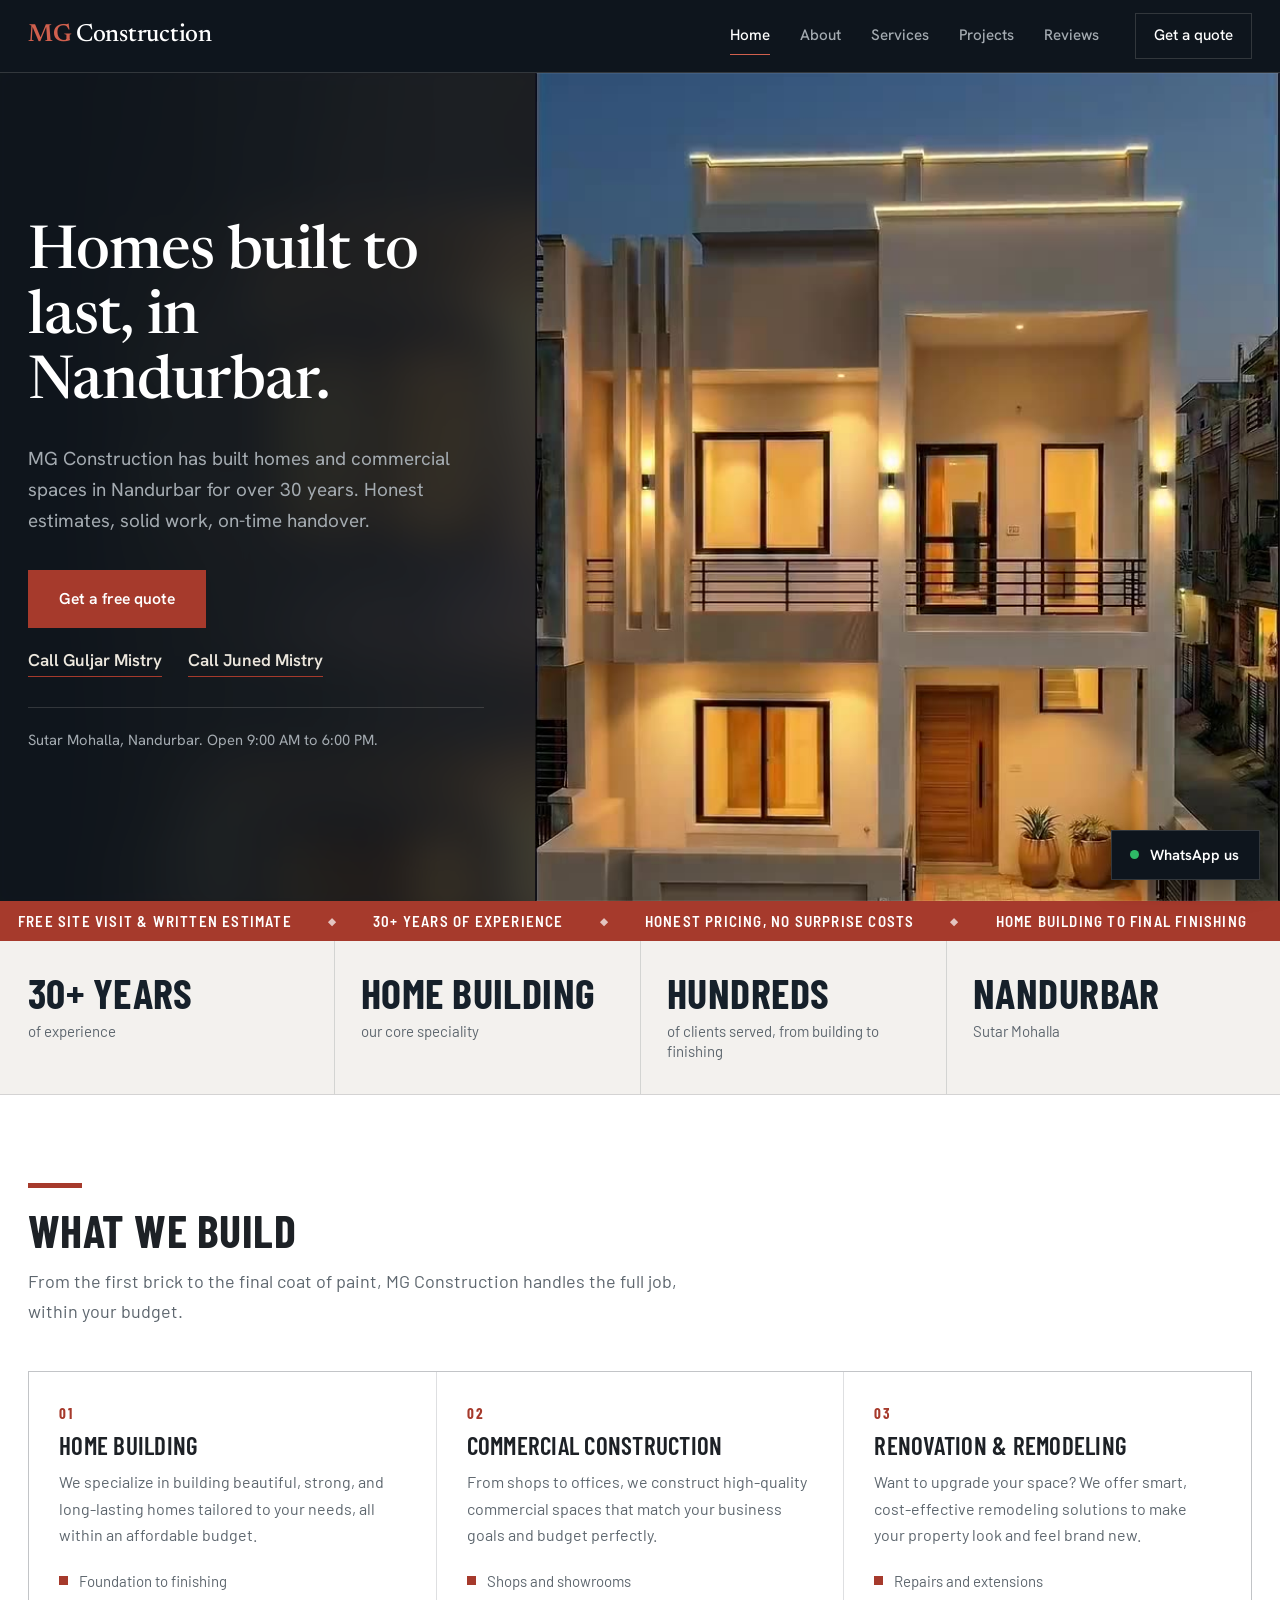
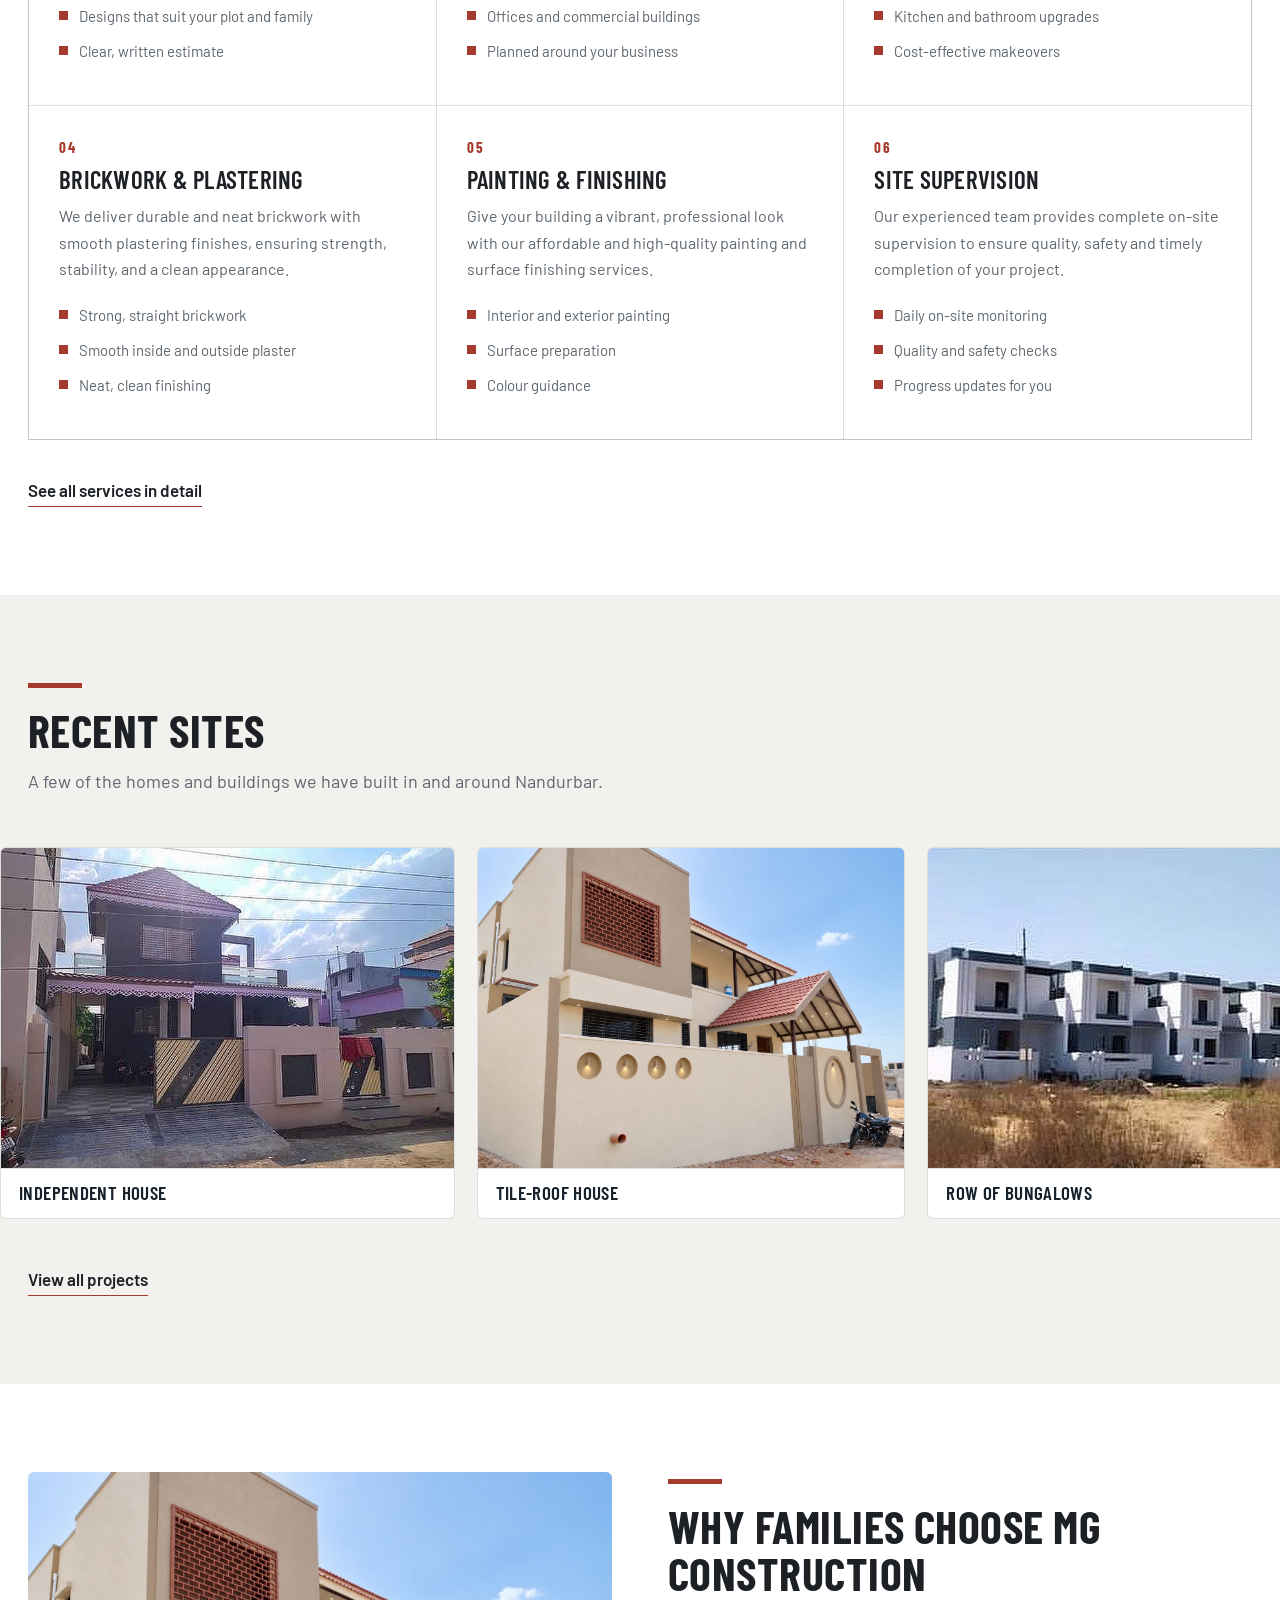
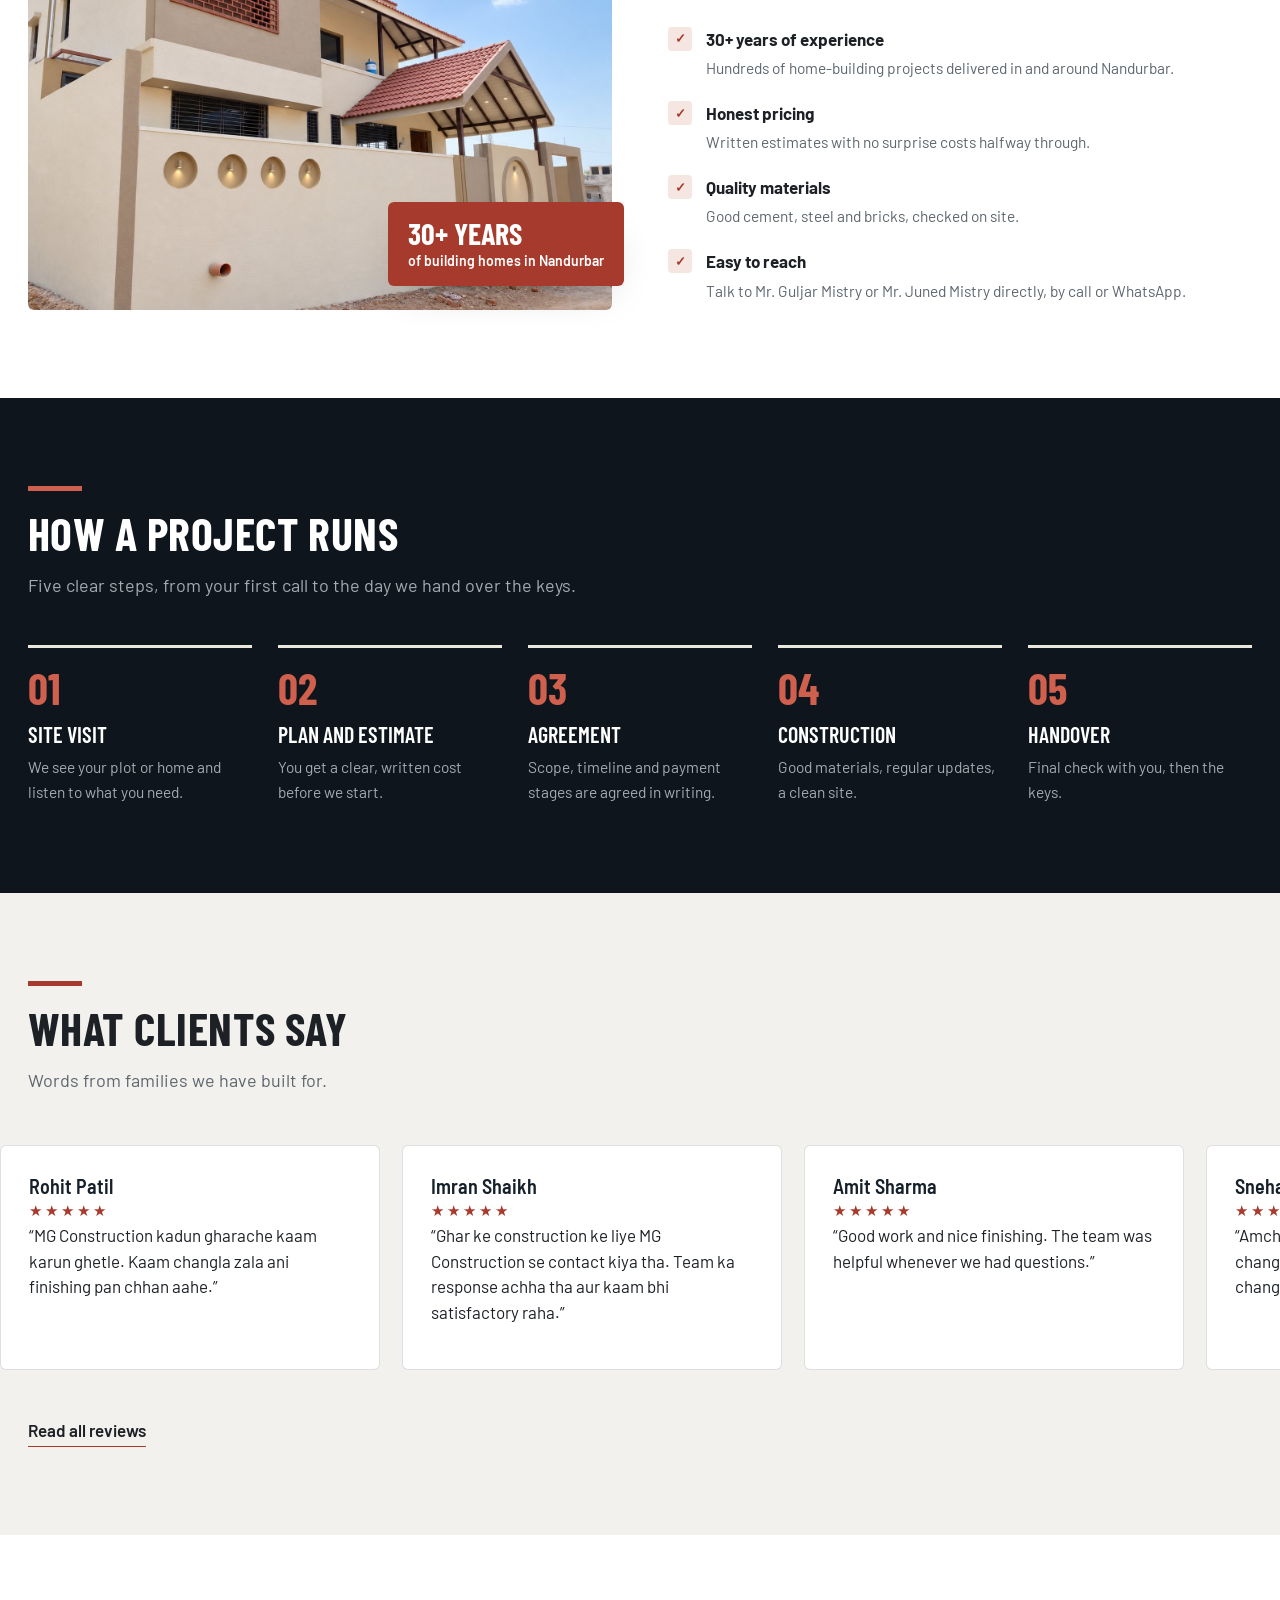
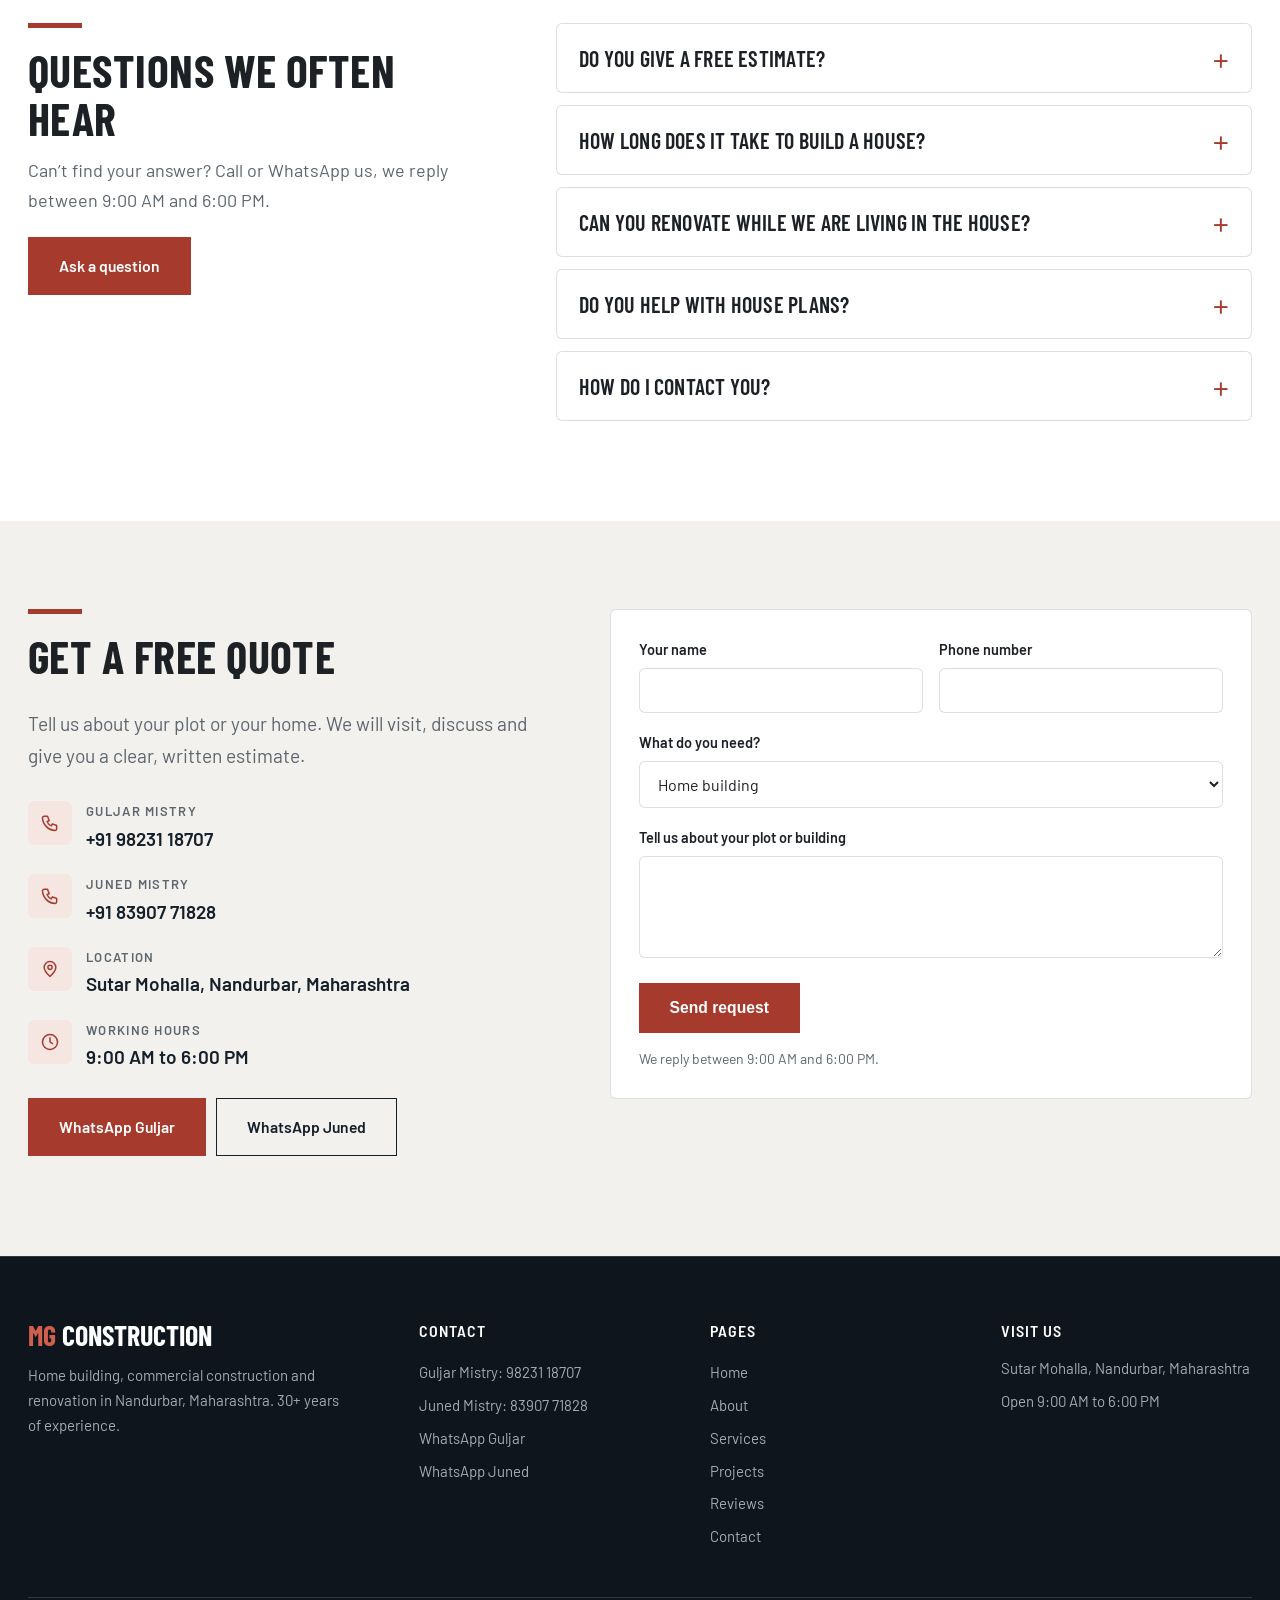
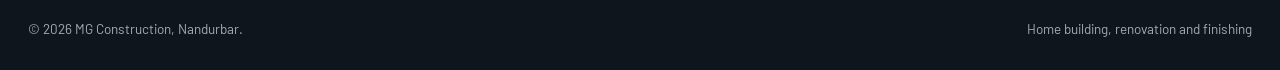
<file: gm-constructions/index.html>
<!DOCTYPE html>
<html lang="en"><head><meta charset="utf-8"><meta name="viewport" content="width=device-width,initial-scale=1">
<title>Home | MG Construction, Nandurbar</title>
<meta name="description" content="MG Construction: home building, commercial construction, renovation and finishing in Nandurbar, Maharashtra. 30+ years of experience.">
<meta name="theme-color" content="#0e151d">
<link rel="preconnect" href="https://fonts.googleapis.com"><link rel="preconnect" href="https://fonts.gstatic.com" crossorigin>
<link href="https://fonts.googleapis.com/css2?family=Barlow+Condensed:wght@500;600;700&family=Barlow+Semi+Condensed:wght@500;600&family=Barlow:wght@400;500;600;700&family=Noto+Sans+Devanagari:wght@400;600&family=Hanken+Grotesk:wght@400;500;600&family=Newsreader:opsz,wght@6..72,400;6..72,500;6..72,600&display=swap" rel="stylesheet">
<link rel="preload" as="image" href="images/hero-poster.jpg">
<link rel="stylesheet" href="css/style.css"></head><body>
<header><div class="wrap"><a class="logo" href="./"><b>MG</b>Construction</a>
<input type="checkbox" id="t"><label class="burger" for="t" tabindex="0" aria-label="Menu">&#9776;</label>
<nav><a href="index.html" class="on">Home</a><a href="about.html">About</a><a href="services.html">Services</a><a href="projects.html">Projects</a><a href="reviews.html">Reviews</a><a href="contact.html" class="cta">Get a quote</a></nav></div></header>

<div class="hero home">
  <div class="copy">
    <h1>Homes built to last, in Nandurbar.</h1>
    <p class="sub">MG Construction has built homes and commercial spaces in Nandurbar for over 30 years. Honest estimates, solid work, on-time handover.</p>
    <div class="acts">
      <a class="btn" href="contact.html">Get a free quote</a>
      <div class="alt-calls"><a class="tl" href="tel:+919823118707">Call Guljar Mistry</a><a class="tl" href="tel:+918390771828">Call Juned Mistry</a></div>
      <p class="loc">Sutar Mohalla, Nandurbar. Open 9:00 AM to 6:00 PM.</p>
    </div>
  </div>
  <!-- Hero film: vertical 9:16 video. File: videos/hero.mp4 (poster: images/hero-poster.jpg) -->
  <div class="film" aria-hidden="true">
    <img src="images/hero-poster.jpg" alt="">
    <video id="film" autoplay muted loop playsinline preload="metadata" poster="images/hero-poster.jpg"><source src="videos/hero.mp4" type="video/mp4"></video>
  </div>
</div>

<div class="ticker" aria-hidden="true"><div class="track"><span>Free site visit &amp; written estimate</span><span>30+ years of experience</span><span>Honest pricing, no surprise costs</span><span>Home building to final finishing</span><span>Sutar Mohalla, Nandurbar</span><span>Open 9:00 AM to 6:00 PM</span></div></div>

<div class="st"><div class="wrap g"><div><b>30+ years</b>of experience</div><div><b>Home building</b>our core speciality</div><div><b>Hundreds</b>of clients served, from building to finishing</div><div><b>Nandurbar</b>Sutar Mohalla</div></div></div>

<section id="services"><div class="wrap">
  <div class="sec-head"><h2>What we build</h2><p>From the first brick to the final coat of paint, MG Construction handles the full job, within your budget.</p></div>
  <div class="svc-grid"><article class="svc"><div class="no">01</div><h3>Home Building</h3><p>We specialize in building beautiful, strong, and long-lasting homes tailored to your needs, all within an affordable budget.</p><ul><li>Foundation to finishing</li><li>Designs that suit your plot and family</li><li>Clear, written estimate</li></ul></article><article class="svc"><div class="no">02</div><h3>Commercial Construction</h3><p>From shops to offices, we construct high-quality commercial spaces that match your business goals and budget perfectly.</p><ul><li>Shops and showrooms</li><li>Offices and commercial buildings</li><li>Planned around your business</li></ul></article><article class="svc"><div class="no">03</div><h3>Renovation &amp; Remodeling</h3><p>Want to upgrade your space? We offer smart, cost-effective remodeling solutions to make your property look and feel brand new.</p><ul><li>Repairs and extensions</li><li>Kitchen and bathroom upgrades</li><li>Cost-effective makeovers</li></ul></article><article class="svc"><div class="no">04</div><h3>Brickwork &amp; Plastering</h3><p>We deliver durable and neat brickwork with smooth plastering finishes, ensuring strength, stability, and a clean appearance.</p><ul><li>Strong, straight brickwork</li><li>Smooth inside and outside plaster</li><li>Neat, clean finishing</li></ul></article><article class="svc"><div class="no">05</div><h3>Painting &amp; Finishing</h3><p>Give your building a vibrant, professional look with our affordable and high-quality painting and surface finishing services.</p><ul><li>Interior and exterior painting</li><li>Surface preparation</li><li>Colour guidance</li></ul></article><article class="svc"><div class="no">06</div><h3>Site Supervision</h3><p>Our experienced team provides complete on-site supervision to ensure quality, safety and timely completion of your project.</p><ul><li>Daily on-site monitoring</li><li>Quality and safety checks</li><li>Progress updates for you</li></ul></article></div>
  <p class="sec-link"><a class="tl" href="services.html">See all services in detail</a></p>
</div></section>

<section class="alt sites"><div class="wrap"><div class="sec-head"><h2>Recent sites</h2><p>A few of the homes and buildings we have built in and around Nandurbar.</p></div></div>
<div class="mq"><div class="tk"><figure><img src="images/site1.jpg" alt="Independent house" width="1400" height="990"><figcaption>Independent house</figcaption></figure><figure><img src="images/site11.jpg" alt="Tile-roof house" width="1448" height="1086"><figcaption>Tile-roof house</figcaption></figure><figure><img src="images/site2.jpg" alt="Row of bungalows" width="1400" height="618"><figcaption>Row of bungalows</figcaption></figure><figure><img src="images/site8.jpg" alt="Two-storey house with portico" width="779" height="647"><figcaption>Two-storey house with portico</figcaption></figure><figure><img src="images/site3.jpg" alt="Two-storey house" width="783" height="1400"><figcaption>Two-storey house</figcaption></figure><figure><img src="images/site4.jpg" alt="Modern house" width="828" height="600"><figcaption>Modern house</figcaption></figure><figure><img src="images/site9.jpg" alt="Single-storey house with terrace" width="769" height="485"><figcaption>Single-storey house with terrace</figcaption></figure><figure><img src="images/site5.jpg" alt="Apartment building" width="1400" height="1177"><figcaption>Apartment building</figcaption></figure><figure><img src="images/site10.jpg" alt="Modern two-storey house" width="828" height="1472"><figcaption>Modern two-storey house</figcaption></figure><figure><img src="images/site6.jpg" alt="Apartment with balconies" width="1400" height="1287"><figcaption>Apartment with balconies</figcaption></figure><figure><img src="images/site7.jpg" alt="Corner building" width="1400" height="1167"><figcaption>Corner building</figcaption></figure></div></div>
<div class="wrap"><p class="sec-link"><a class="tl" href="projects.html">View all projects</a></p></div></section>

<section><div class="wrap about-grid">
  <div class="about-photo"><img src="images/site11.jpg" alt="Tile-roof house built by MG Construction" width="1448" height="1086"><div class="badge"><b>30+ years</b><span>of building homes in Nandurbar</span></div></div>
  <div><h2>Why families choose MG Construction</h2><ul class="checks"><li><span class="tick">&#10003;</span><div><b>30+ years of experience</b><span>Hundreds of home-building projects delivered in and around Nandurbar.</span></div></li><li><span class="tick">&#10003;</span><div><b>Honest pricing</b><span>Written estimates with no surprise costs halfway through.</span></div></li><li><span class="tick">&#10003;</span><div><b>Quality materials</b><span>Good cement, steel and bricks, checked on site.</span></div></li><li><span class="tick">&#10003;</span><div><b>Easy to reach</b><span>Talk to Mr. Guljar Mistry or Mr. Juned Mistry directly, by call or WhatsApp.</span></div></li></ul></div>
</div></section>

<section class="dk"><div class="wrap">
  <div class="sec-head"><h2>How a project runs</h2><p>Five clear steps, from your first call to the day we hand over the keys.</p></div>
  <ol class="s"><li><b>Site visit</b>We see your plot or home and listen to what you need.</li><li><b>Plan and estimate</b>You get a clear, written cost before we start.</li><li><b>Agreement</b>Scope, timeline and payment stages are agreed in writing.</li><li><b>Construction</b>Good materials, regular updates, a clean site.</li><li><b>Handover</b>Final check with you, then the keys.</li></ol>
</div></section>

<section class="alt quotes"><div class="wrap"><div class="sec-head"><h2>What clients say</h2><p>Words from families we have built for.</p></div></div>
<!-- Client reviews. To add another, copy one card and change the name and text. -->
<div class="mq"><div class="tk"><div class="c r"><b class="nm">Rohit Patil</b><div class="stars" aria-label="5 stars">&#9733;&#9733;&#9733;&#9733;&#9733;</div><p>&ldquo;MG Construction kadun gharache kaam karun ghetle. Kaam changla zala ani finishing pan chhan aahe.&rdquo;</p></div><div class="c r"><b class="nm">Imran Shaikh</b><div class="stars" aria-label="5 stars">&#9733;&#9733;&#9733;&#9733;&#9733;</div><p>&ldquo;Ghar ke construction ke liye MG Construction se contact kiya tha. Team ka response achha tha aur kaam bhi satisfactory raha.&rdquo;</p></div><div class="c r"><b class="nm">Amit Sharma</b><div class="stars" aria-label="5 stars">&#9733;&#9733;&#9733;&#9733;&#9733;</div><p>&ldquo;Good work and nice finishing. The team was helpful whenever we had questions.&rdquo;</p></div><div class="c r"><b class="nm">Sneha Patil</b><div class="stars" aria-label="5 stars">&#9733;&#9733;&#9733;&#9733;&#9733;</div><p>&ldquo;Amcha ghar bandhnyacha experience changla hota. Team sobat coordination pan changla hota.&rdquo;</p></div><div class="c r"><b class="nm">Mohammed Khan</b><div class="stars" aria-label="5 stars">&#9733;&#9733;&#9733;&#9733;&#9733;</div><p>&ldquo;Overall achha experience raha. Construction ke kaam mein team ne support kiya aur hamari baat suni.&rdquo;</p></div><div class="c r"><b class="nm">Sagar Chaudhari</b><div class="stars" aria-label="5 stars">&#9733;&#9733;&#9733;&#9733;&#9733;</div><p>&ldquo;Kaam neat zala aahe. Team cha response changla hota. Thank you MG Construction.&rdquo;</p></div><div class="c r"><b class="nm">Priya Shah</b><div class="stars" aria-label="5 stars">&#9733;&#9733;&#9733;&#9733;&#9733;</div><p>&ldquo;Very good experience with the team. They understood our requirements and helped us during the work.&rdquo;</p></div><div class="c r"><b class="nm">Arif Memon</b><div class="stars" aria-label="5 stars">&#9733;&#9733;&#9733;&#9733;&#9733;</div><p>&ldquo;MG Construction ke saath kaam karke achha laga. Team cooperative hai aur finishing bhi achhi thi.&rdquo;</p></div><div class="c r"><b class="nm">Akash Deshmukh</b><div class="stars" aria-label="5 stars">&#9733;&#9733;&#9733;&#9733;&#9733;</div><p>&ldquo;Gharachya kaamabaddal changla experience hota. Team ne amchya requirements pramane kaam karnyacha prayatna kela.&rdquo;</p></div><div class="c r"><b class="nm">Rahul Jain</b><div class="stars" aria-label="5 stars">&#9733;&#9733;&#9733;&#9733;&#9733;</div><p>&ldquo;Good overall service. Communication was easy and the team was supportive throughout the construction work.&rdquo;</p></div></div></div>
<div class="wrap"><p class="sec-link"><a class="tl" href="reviews.html">Read all reviews</a></p></div></section>

<section><div class="wrap faq-grid">
  <div class="sec-head" style="margin-bottom:0"><h2>Questions we often hear</h2><p>Can&rsquo;t find your answer? Call or WhatsApp us, we reply between 9:00 AM and 6:00 PM.</p><p style="margin-top:22px"><a class="btn" href="contact.html">Ask a question</a></p></div>
  <div><details><summary>Do you give a free estimate?</summary><p>Yes. We visit the site, understand your needs and give you a written estimate.</p></details><details><summary>How long does it take to build a house?</summary><p>It depends on size and design. We give a timeline in the agreement before work starts.</p></details><details><summary>Can you renovate while we are living in the house?</summary><p>For smaller jobs, often yes. We plan the work with you during the site visit.</p></details><details><summary>Do you help with house plans?</summary><p>We work with your architect or engineer, and can suggest one if you need.</p></details><details><summary>How do I contact you?</summary><p>Call or WhatsApp Mr. Guljar Mistry on 98231 18707 or Mr. Juned Mistry on 83907 71828, between 9:00 AM and 6:00 PM.</p></details></div>
</div></section>

<section class="enquiry alt" id="enquiry"><div class="wrap enquiry-grid">
  <div><h2>Get a free quote</h2><p class="lead">Tell us about your plot or your home. We will visit, discuss and give you a clear, written estimate.</p>
  <ul class="contact-list"><li><span class="ic"><svg viewBox="0 0 24 24" fill="none" stroke="currentColor" stroke-width="1.8" stroke-linecap="round" stroke-linejoin="round"><path d="M5 4h4l2 5-2.5 1.5a11 11 0 0 0 5 5L15 13l5 2v4a2 2 0 0 1-2 2A16 16 0 0 1 3 6a2 2 0 0 1 2-2z"/></svg></span><div><b>Guljar Mistry</b><a href="tel:+919823118707">+91 98231 18707</a></div></li><li><span class="ic"><svg viewBox="0 0 24 24" fill="none" stroke="currentColor" stroke-width="1.8" stroke-linecap="round" stroke-linejoin="round"><path d="M5 4h4l2 5-2.5 1.5a11 11 0 0 0 5 5L15 13l5 2v4a2 2 0 0 1-2 2A16 16 0 0 1 3 6a2 2 0 0 1 2-2z"/></svg></span><div><b>Juned Mistry</b><a href="tel:+918390771828">+91 83907 71828</a></div></li><li><span class="ic"><svg viewBox="0 0 24 24" fill="none" stroke="currentColor" stroke-width="1.8" stroke-linecap="round" stroke-linejoin="round"><path d="M12 21s7-6.2 7-11a7 7 0 1 0-14 0c0 4.8 7 11 7 11z"/><circle cx="12" cy="10" r="2.5"/></svg></span><div><b>Location</b><span class="v">Sutar Mohalla, Nandurbar, Maharashtra</span></div></li><li><span class="ic"><svg viewBox="0 0 24 24" fill="none" stroke="currentColor" stroke-width="1.8" stroke-linecap="round" stroke-linejoin="round"><circle cx="12" cy="12" r="9"/><path d="M12 7v5l3 2"/></svg></span><div><b>Working hours</b><span class="v">9:00 AM to 6:00 PM</span></div></li></ul>
  <p><a class="btn" href="https://wa.me/919823118707" target="_blank" rel="noopener">WhatsApp Guljar</a><a class="btn o" href="https://wa.me/918390771828" target="_blank" rel="noopener">WhatsApp Juned</a></p></div>
  <form action="https://formsubmit.co/YOUR-EMAIL-HERE" method="POST"><div class="row"><div><label for="hn">Your name</label><input id="hn" name="name" required></div><div><label for="hp">Phone number</label><input id="hp" name="phone" type="tel" required></div></div>
  <label for="hw">What do you need?</label><select id="hw" name="type"><option>Home building</option><option>Commercial construction</option><option>Renovation and remodeling</option><option>Brickwork and plastering</option><option>Painting and finishing</option><option>Site supervision</option></select>
  <label for="hm">Tell us about your plot or building</label><textarea id="hm" name="message" rows="4"></textarea>
  <button class="btn" type="submit">Send request</button><p class="enq-note">We reply between 9:00 AM and 6:00 PM.</p></form>
</div></section>


<footer><div class="wrap"><div class="foot-grid"><div><div class="brandline"><span>MG</span> Construction</div><p>Home building, commercial construction and renovation in Nandurbar, Maharashtra. 30+ years of experience.</p></div><div><h4>Contact</h4><a href="tel:+919823118707">Guljar Mistry: 98231 18707</a><a href="tel:+918390771828">Juned Mistry: 83907 71828</a><a href="https://wa.me/919823118707" target="_blank" rel="noopener">WhatsApp Guljar</a><a href="https://wa.me/918390771828" target="_blank" rel="noopener">WhatsApp Juned</a></div><div><h4>Pages</h4><a href="index.html">Home</a><a href="about.html">About</a><a href="services.html">Services</a><a href="projects.html">Projects</a><a href="reviews.html">Reviews</a><a href="contact.html">Contact</a></div><div><h4>Visit us</h4><p>Sutar Mohalla, Nandurbar, Maharashtra</p><p>Open 9:00 AM to 6:00 PM</p></div></div><div class="foot-bottom"><span>&copy; 2026 MG Construction, Nandurbar.</span><span>Home building, renovation and finishing</span></div></div></footer>
<a class="wa" href="https://wa.me/919823118707" target="_blank" rel="noopener">WhatsApp us</a>
<script>
// Respect reduced-motion and data-saver: keep the still poster instead of playing the film.
(function(){var v=document.getElementById('film');if(!v)return;
var still=window.matchMedia('(prefers-reduced-motion: reduce)').matches||(navigator.connection&&navigator.connection.saveData);
if(still){v.removeAttribute('autoplay');v.pause();v.style.display='none';}
else{v.addEventListener('playing',function(){v.previousElementSibling.style.visibility='hidden'});var p=v.play();if(p&&p.catch)p.catch(function(){});}})();
</script>
<script src="js/site.js" defer></script>
</body></html>
</file>
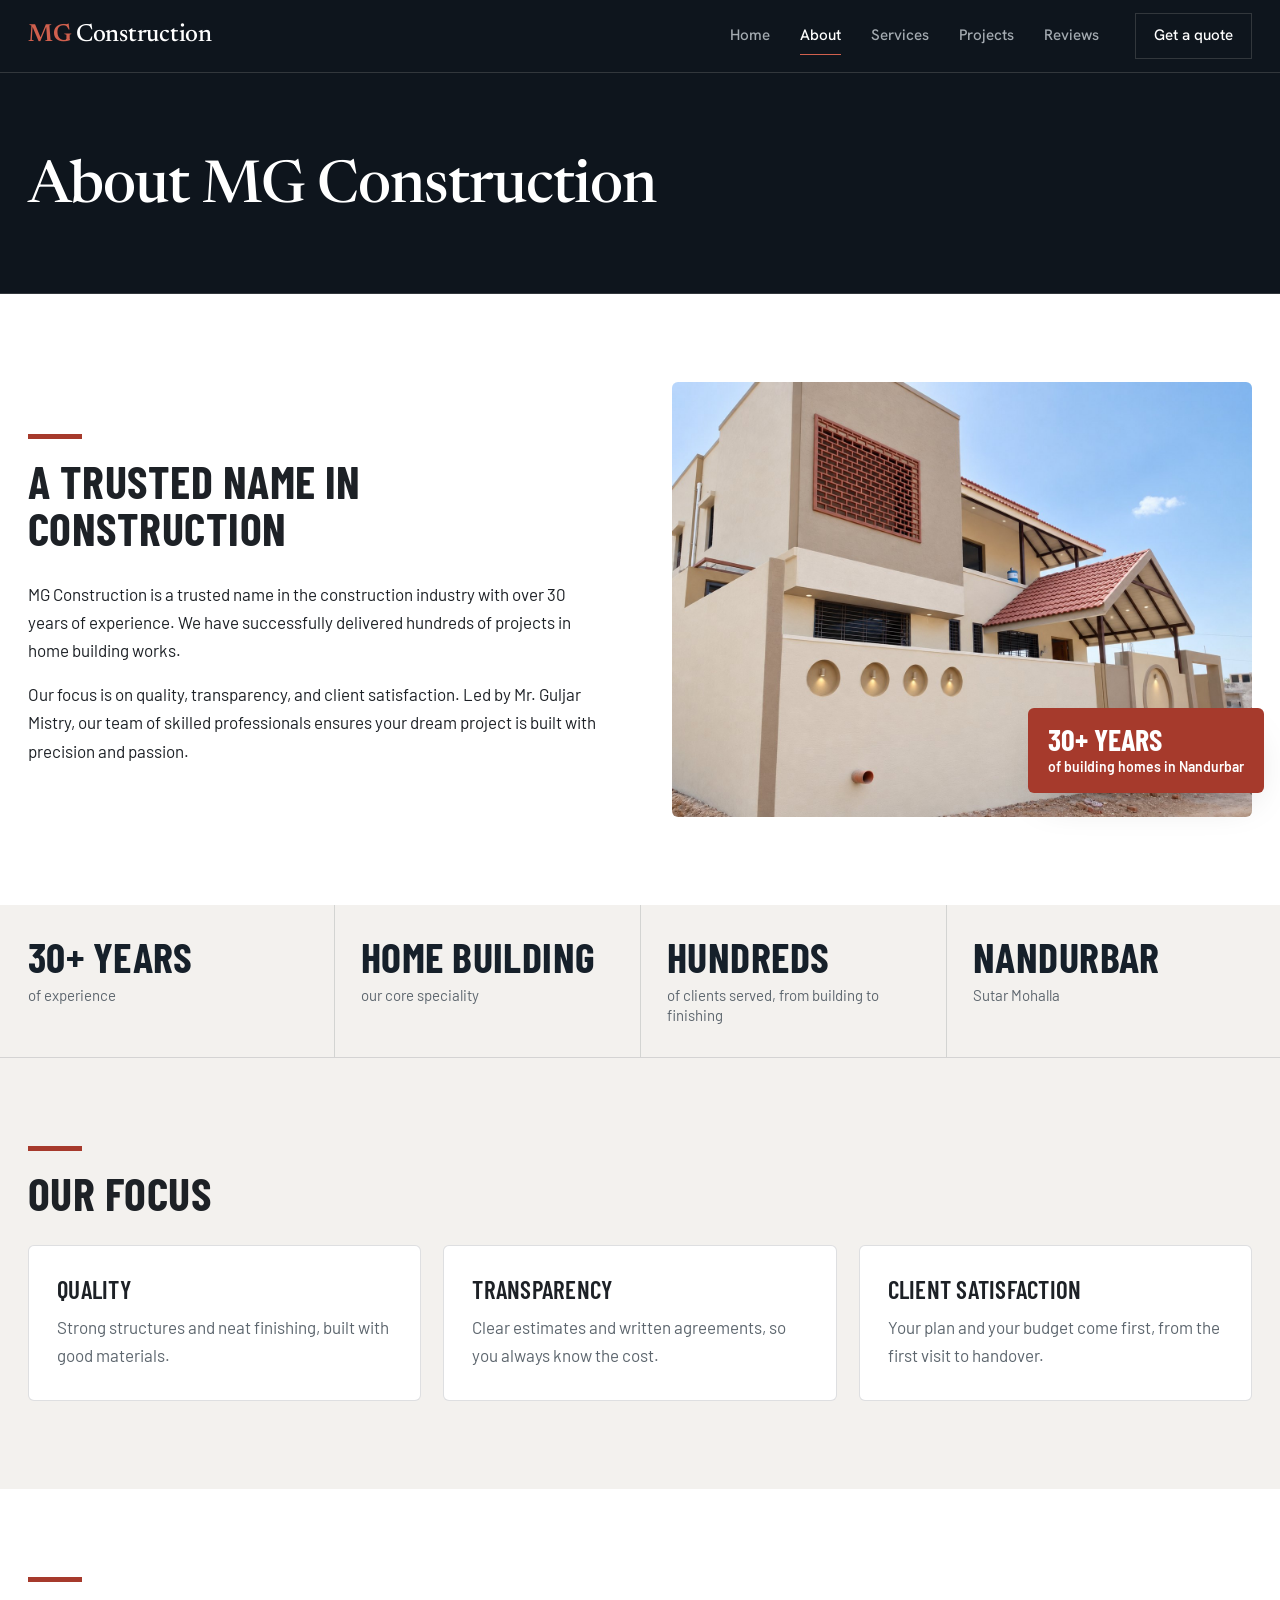
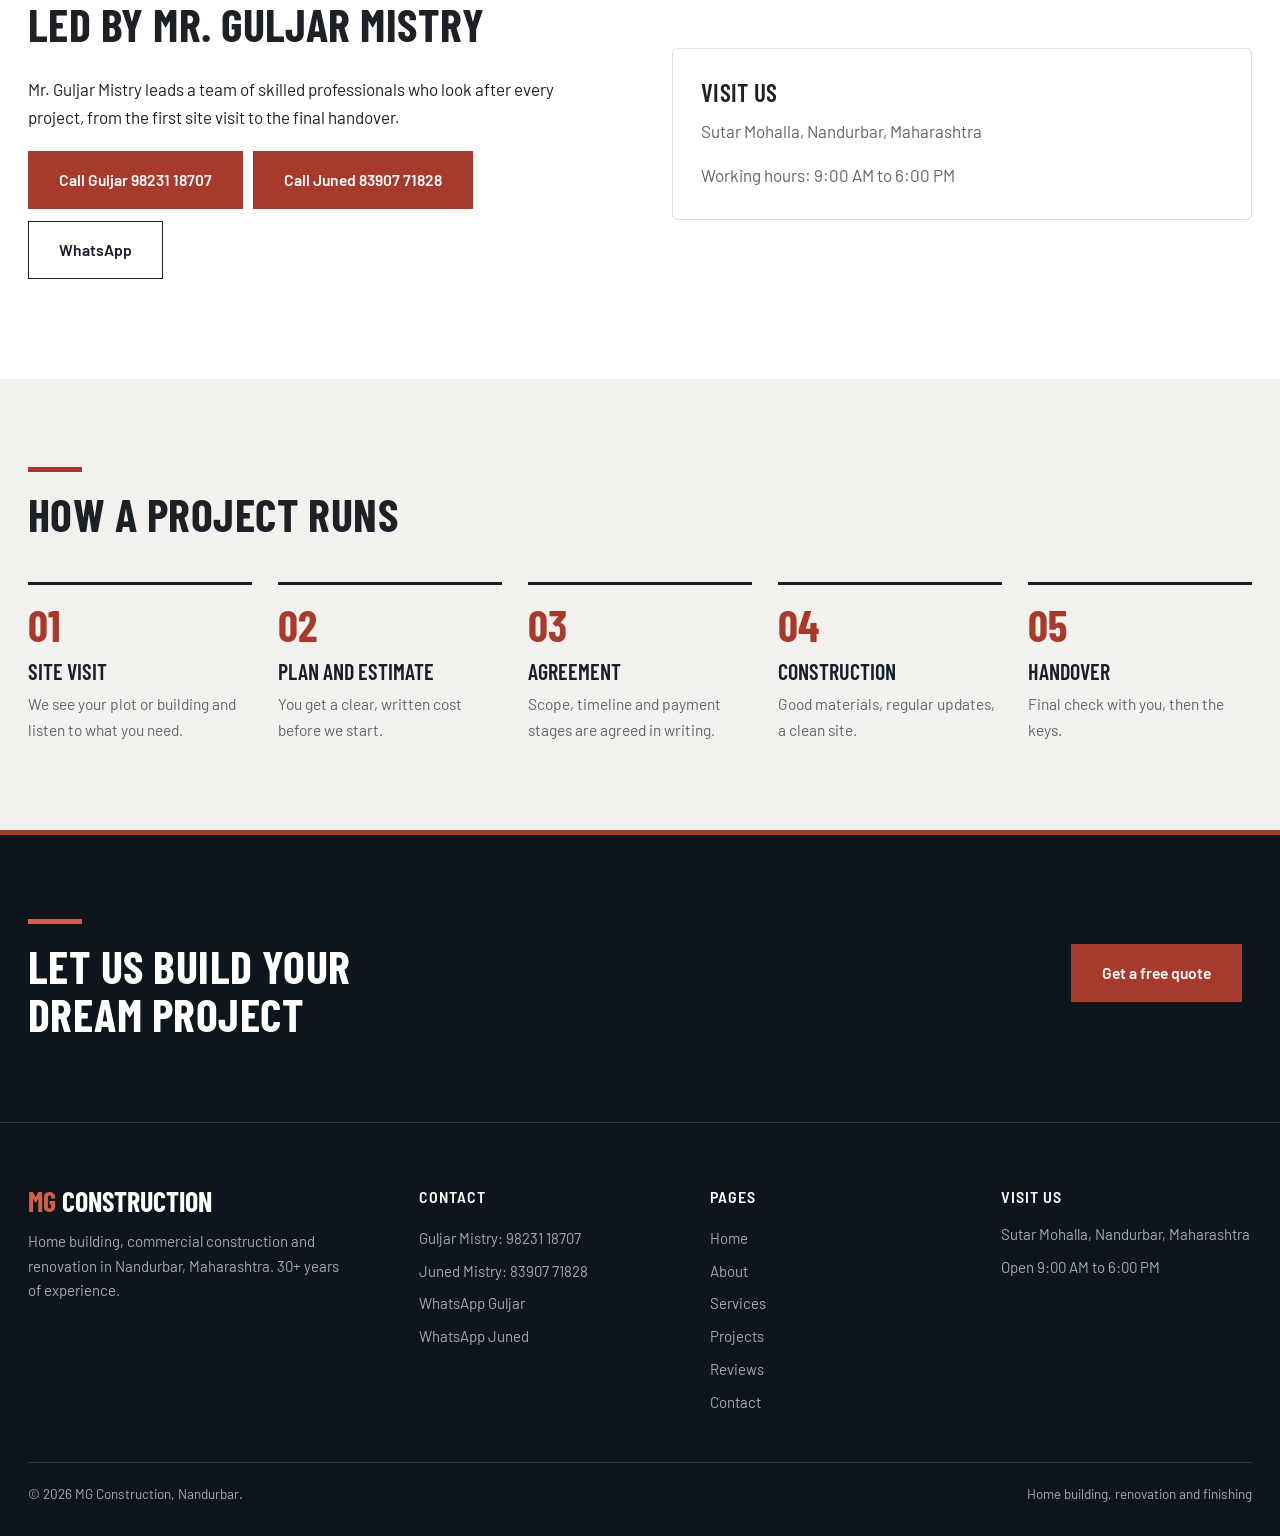
<file: gm-constructions/about.html>
<!DOCTYPE html>
<html lang="en"><head><meta charset="utf-8"><meta name="viewport" content="width=device-width,initial-scale=1">
<title>About | MG Construction, Nandurbar</title>
<meta name="description" content="MG Construction: home building, commercial construction, renovation and finishing in Nandurbar, Maharashtra. 30+ years of experience.">
<meta name="theme-color" content="#0e151d"><link rel="preconnect" href="https://fonts.googleapis.com"><link rel="preconnect" href="https://fonts.gstatic.com" crossorigin><link href="https://fonts.googleapis.com/css2?family=Barlow+Condensed:wght@500;600;700&family=Barlow+Semi+Condensed:wght@500;600&family=Barlow:wght@400;500;600;700&family=Noto+Sans+Devanagari:wght@400;600&family=Hanken+Grotesk:wght@400;500;600&family=Newsreader:opsz,wght@6..72,400;6..72,500;6..72,600&display=swap" rel="stylesheet">
<link rel="stylesheet" href="css/style.css"></head><body>
<header><div class="wrap"><a class="logo" href="./"><b>MG</b>Construction</a>
<input type="checkbox" id="t"><label class="burger" for="t" tabindex="0" aria-label="Menu">&#9776;</label>
<nav><a href="index.html">Home</a><a href="about.html" class="on">About</a><a href="services.html">Services</a><a href="projects.html">Projects</a><a href="reviews.html">Reviews</a><a href="contact.html" class="cta">Get a quote</a></nav></div></header>
<div class="hero s"><div class="wrap"><h1>About MG Construction</h1></div></div>
<section><div class="wrap two"><div><h2>A trusted name in construction</h2><p>MG Construction is a trusted name in the construction industry with over 30 years of experience. We have successfully delivered hundreds of projects in home building works.</p><p>Our focus is on quality, transparency, and client satisfaction. Led by Mr. Guljar Mistry, our team of skilled professionals ensures your dream project is built with precision and passion.</p></div><div class="about-photo"><img src="images/site11.jpg" alt="Tile-roof house built by MG Construction" width="1448" height="1086"><div class="badge"><b>30+ years</b><span>of building homes in Nandurbar</span></div></div></div></section>
<div class="st"><div class="wrap g"><div><b>30+ years</b>of experience</div><div><b>Home building</b>our core speciality</div><div><b>Hundreds</b>of clients served, from building to finishing</div><div><b>Nandurbar</b>Sutar Mohalla</div></div></div>
<section class="alt"><div class="wrap"><h2>Our focus</h2><div class="g"><div class="c"><h3>Quality</h3><p>Strong structures and neat finishing, built with good materials.</p></div><div class="c"><h3>Transparency</h3><p>Clear estimates and written agreements, so you always know the cost.</p></div><div class="c"><h3>Client satisfaction</h3><p>Your plan and your budget come first, from the first visit to handover.</p></div></div></div></section>
<section><div class="wrap two"><div><h2>Led by Mr. Guljar Mistry</h2><p>Mr. Guljar Mistry leads a team of skilled professionals who look after every project, from the first site visit to the final handover.</p><p style="margin-top:20px"><a class="btn" href="tel:+919823118707">Call Guljar 98231 18707</a><a class="btn" href="tel:+918390771828">Call Juned 83907 71828</a><a class="btn o" href="https://wa.me/919823118707" target="_blank" rel="noopener">WhatsApp</a></p></div><div class="c"><h3>Visit us</h3><p>Sutar Mohalla, Nandurbar, Maharashtra</p><p>Working hours: 9:00 AM to 6:00 PM</p></div></div></section>
<section class="alt"><div class="wrap"><h2>How a project runs</h2><ol class="s"><li><b>Site visit</b>We see your plot or building and listen to what you need.</li><li><b>Plan and estimate</b>You get a clear, written cost before we start.</li><li><b>Agreement</b>Scope, timeline and payment stages are agreed in writing.</li><li><b>Construction</b>Good materials, regular updates, a clean site.</li><li><b>Handover</b>Final check with you, then the keys.</li></ol></div></section>
<section class="band"><div class="wrap"><h2>Let us build your dream project</h2><a class="btn" href="contact.html">Get a free quote</a></div></section>
<footer><div class="wrap"><div class="foot-grid"><div><div class="brandline"><span>MG</span> Construction</div><p>Home building, commercial construction and renovation in Nandurbar, Maharashtra. 30+ years of experience.</p></div><div><h4>Contact</h4><a href="tel:+919823118707">Guljar Mistry: 98231 18707</a><a href="tel:+918390771828">Juned Mistry: 83907 71828</a><a href="https://wa.me/919823118707" target="_blank" rel="noopener">WhatsApp Guljar</a><a href="https://wa.me/918390771828" target="_blank" rel="noopener">WhatsApp Juned</a></div><div><h4>Pages</h4><a href="index.html">Home</a><a href="about.html">About</a><a href="services.html">Services</a><a href="projects.html">Projects</a><a href="reviews.html">Reviews</a><a href="contact.html">Contact</a></div><div><h4>Visit us</h4><p>Sutar Mohalla, Nandurbar, Maharashtra</p><p>Open 9:00 AM to 6:00 PM</p></div></div><div class="foot-bottom"><span>&copy; 2026 MG Construction, Nandurbar.</span><span>Home building, renovation and finishing</span></div></div></footer><script src="js/site.js" defer></script></body></html>
</file>
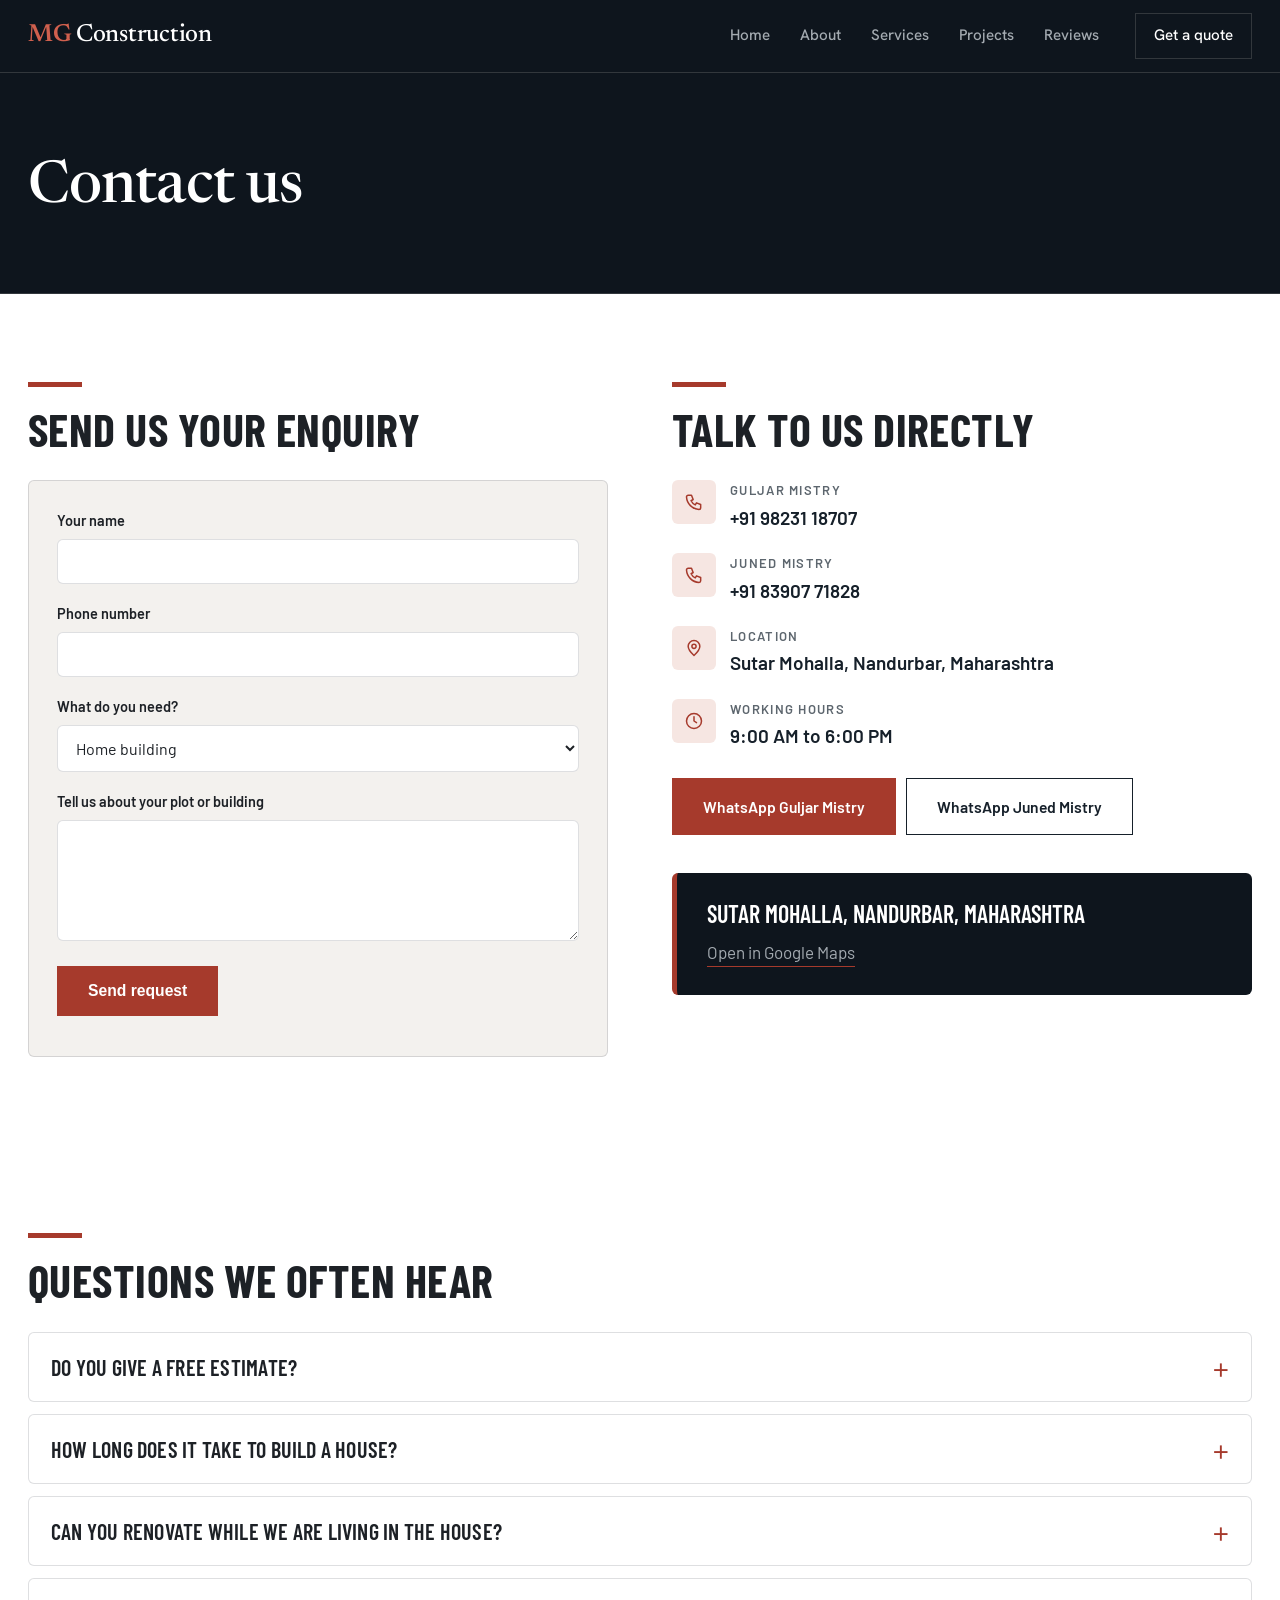
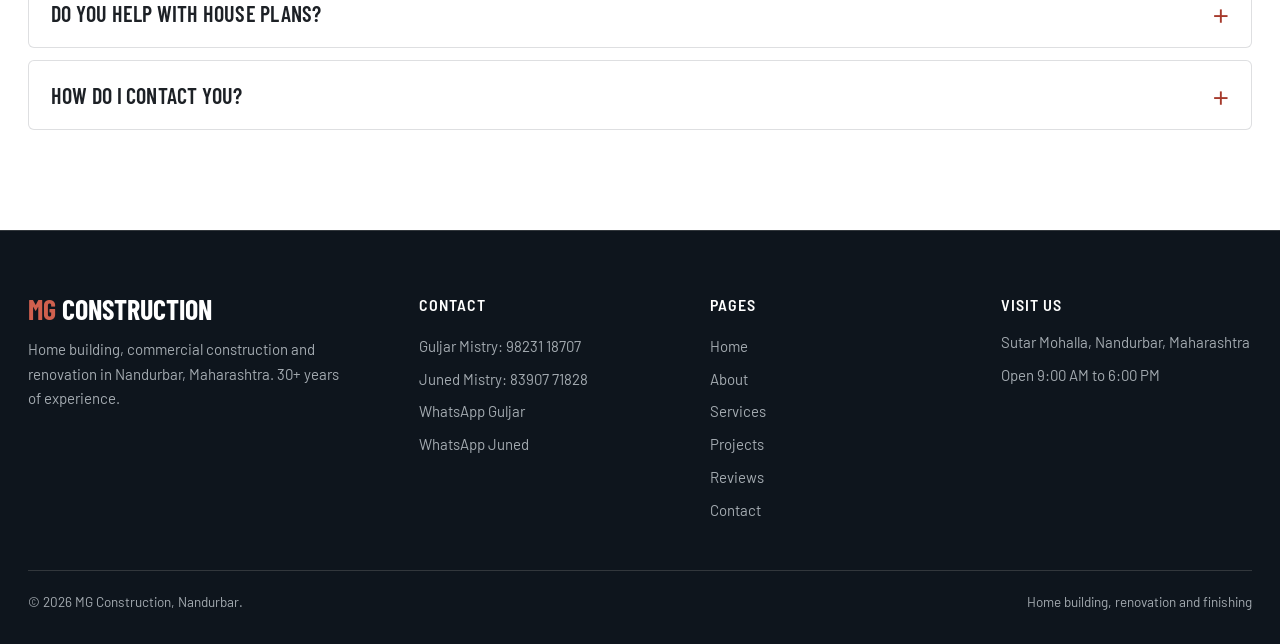
<file: gm-constructions/contact.html>
<!DOCTYPE html>
<html lang="en"><head><meta charset="utf-8"><meta name="viewport" content="width=device-width,initial-scale=1">
<title>Contact | MG Construction, Nandurbar</title>
<meta name="description" content="MG Construction: home building, commercial construction, renovation and finishing in Nandurbar, Maharashtra. 30+ years of experience.">
<meta name="theme-color" content="#0e151d"><link rel="preconnect" href="https://fonts.googleapis.com"><link rel="preconnect" href="https://fonts.gstatic.com" crossorigin><link href="https://fonts.googleapis.com/css2?family=Barlow+Condensed:wght@500;600;700&family=Barlow+Semi+Condensed:wght@500;600&family=Barlow:wght@400;500;600;700&family=Noto+Sans+Devanagari:wght@400;600&family=Hanken+Grotesk:wght@400;500;600&family=Newsreader:opsz,wght@6..72,400;6..72,500;6..72,600&display=swap" rel="stylesheet">
<link rel="stylesheet" href="css/style.css"></head><body>
<header><div class="wrap"><a class="logo" href="./"><b>MG</b>Construction</a>
<input type="checkbox" id="t"><label class="burger" for="t" tabindex="0" aria-label="Menu">&#9776;</label>
<nav><a href="index.html">Home</a><a href="about.html">About</a><a href="services.html">Services</a><a href="projects.html">Projects</a><a href="reviews.html">Reviews</a><a href="contact.html" class="cta on">Get a quote</a></nav></div></header>
<div class="hero s"><div class="wrap"><h1>Contact us</h1></div></div>
<section><div class="wrap two" style="align-items:start"><div><h2>Send us your enquiry</h2><form action="https://formsubmit.co/YOUR-EMAIL-HERE" method="POST"><label for="n">Your name</label><input id="n" name="name" required><label for="p">Phone number</label><input id="p" name="phone" type="tel" required><label for="w">What do you need?</label><select id="w" name="type"><option>Home building</option><option>Commercial construction</option><option>Renovation and remodeling</option><option>Brickwork and plastering</option><option>Painting and finishing</option><option>Site supervision</option></select><label for="m">Tell us about your plot or building</label><textarea id="m" name="message" rows="5"></textarea><button class="btn" type="submit">Send request</button></form></div><div><h2>Talk to us directly</h2><ul class="contact-list"><li><span class="ic"><svg viewBox="0 0 24 24" fill="none" stroke="currentColor" stroke-width="1.8" stroke-linecap="round" stroke-linejoin="round"><path d="M5 4h4l2 5-2.5 1.5a11 11 0 0 0 5 5L15 13l5 2v4a2 2 0 0 1-2 2A16 16 0 0 1 3 6a2 2 0 0 1 2-2z"/></svg></span><div><b>Guljar Mistry</b><a href="tel:+919823118707">+91 98231 18707</a></div></li><li><span class="ic"><svg viewBox="0 0 24 24" fill="none" stroke="currentColor" stroke-width="1.8" stroke-linecap="round" stroke-linejoin="round"><path d="M5 4h4l2 5-2.5 1.5a11 11 0 0 0 5 5L15 13l5 2v4a2 2 0 0 1-2 2A16 16 0 0 1 3 6a2 2 0 0 1 2-2z"/></svg></span><div><b>Juned Mistry</b><a href="tel:+918390771828">+91 83907 71828</a></div></li><li><span class="ic"><svg viewBox="0 0 24 24" fill="none" stroke="currentColor" stroke-width="1.8" stroke-linecap="round" stroke-linejoin="round"><path d="M12 21s7-6.2 7-11a7 7 0 1 0-14 0c0 4.8 7 11 7 11z"/><circle cx="12" cy="10" r="2.5"/></svg></span><div><b>Location</b><span class="v">Sutar Mohalla, Nandurbar, Maharashtra</span></div></li><li><span class="ic"><svg viewBox="0 0 24 24" fill="none" stroke="currentColor" stroke-width="1.8" stroke-linecap="round" stroke-linejoin="round"><circle cx="12" cy="12" r="9"/><path d="M12 7v5l3 2"/></svg></span><div><b>Working hours</b><span class="v">9:00 AM to 6:00 PM</span></div></li></ul><p><a class="btn" href="https://wa.me/919823118707" target="_blank" rel="noopener">WhatsApp Guljar Mistry</a><a class="btn o" href="https://wa.me/918390771828" target="_blank" rel="noopener">WhatsApp Juned Mistry</a></p><a class="mapcard" href="https://www.google.com/maps/search/?api=1&amp;query=Sutar+Mohalla,+Nandurbar,+Maharashtra" target="_blank" rel="noopener"><b>Sutar Mohalla, Nandurbar, Maharashtra</b><span>Open in Google Maps</span></a></div></div></section>
<section><div class="wrap"><h2>Questions we often hear</h2>
<details><summary>Do you give a free estimate?</summary><p>Yes. We visit the site, understand your needs and give you a written estimate.</p></details>
<details><summary>How long does it take to build a house?</summary><p>It depends on size and design. We give a timeline in the agreement before work starts.</p></details>
<details><summary>Can you renovate while we are living in the house?</summary><p>For smaller jobs, often yes. We plan the work with you during the site visit.</p></details>
<details><summary>Do you help with house plans?</summary><p>We work with your architect or engineer, and can suggest one if you need.</p></details>
<details><summary>How do I contact you?</summary><p>Call or WhatsApp Mr. Guljar Mistry on 98231 18707 or Mr. Juned Mistry on 83907 71828, between 9:00 AM and 6:00 PM.</p></details></div></section>

<footer><div class="wrap"><div class="foot-grid"><div><div class="brandline"><span>MG</span> Construction</div><p>Home building, commercial construction and renovation in Nandurbar, Maharashtra. 30+ years of experience.</p></div><div><h4>Contact</h4><a href="tel:+919823118707">Guljar Mistry: 98231 18707</a><a href="tel:+918390771828">Juned Mistry: 83907 71828</a><a href="https://wa.me/919823118707" target="_blank" rel="noopener">WhatsApp Guljar</a><a href="https://wa.me/918390771828" target="_blank" rel="noopener">WhatsApp Juned</a></div><div><h4>Pages</h4><a href="index.html">Home</a><a href="about.html">About</a><a href="services.html">Services</a><a href="projects.html">Projects</a><a href="reviews.html">Reviews</a><a href="contact.html">Contact</a></div><div><h4>Visit us</h4><p>Sutar Mohalla, Nandurbar, Maharashtra</p><p>Open 9:00 AM to 6:00 PM</p></div></div><div class="foot-bottom"><span>&copy; 2026 MG Construction, Nandurbar.</span><span>Home building, renovation and finishing</span></div></div></footer><script src="js/site.js" defer></script></body></html>
</file>
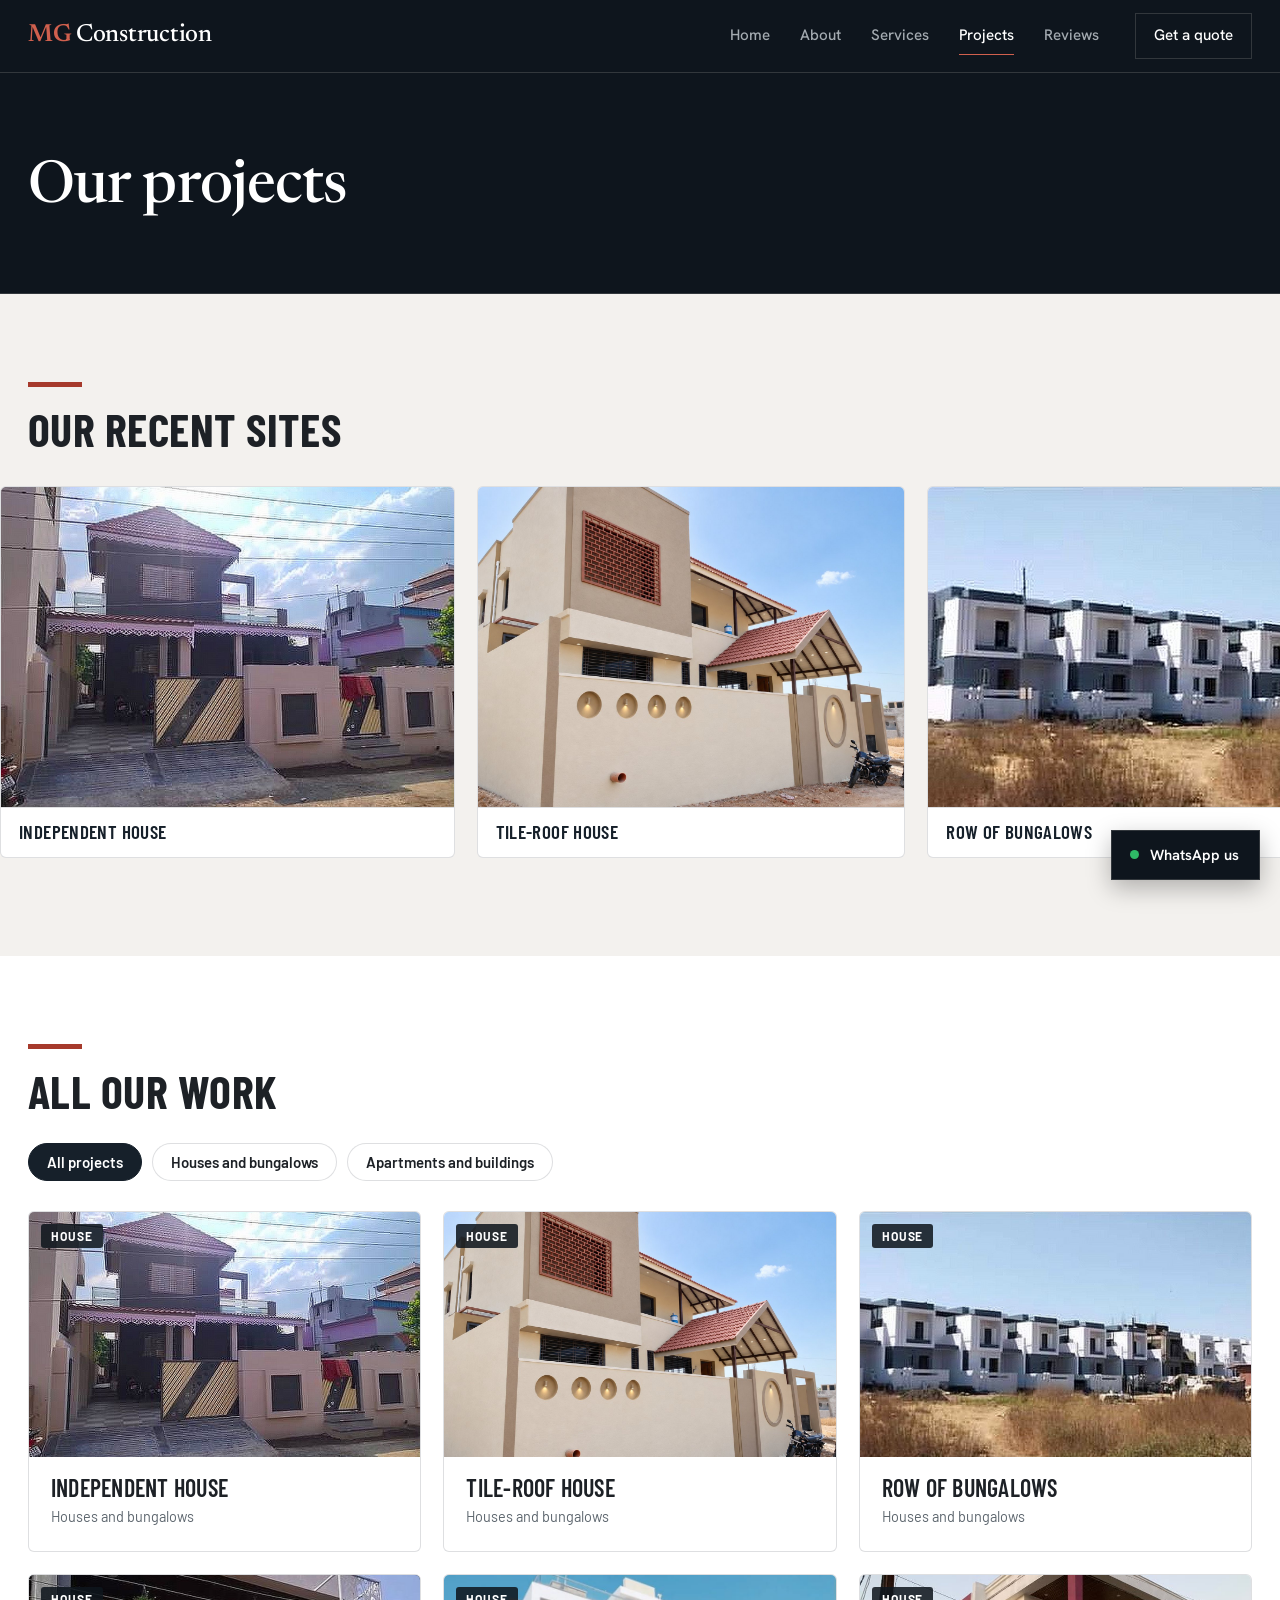
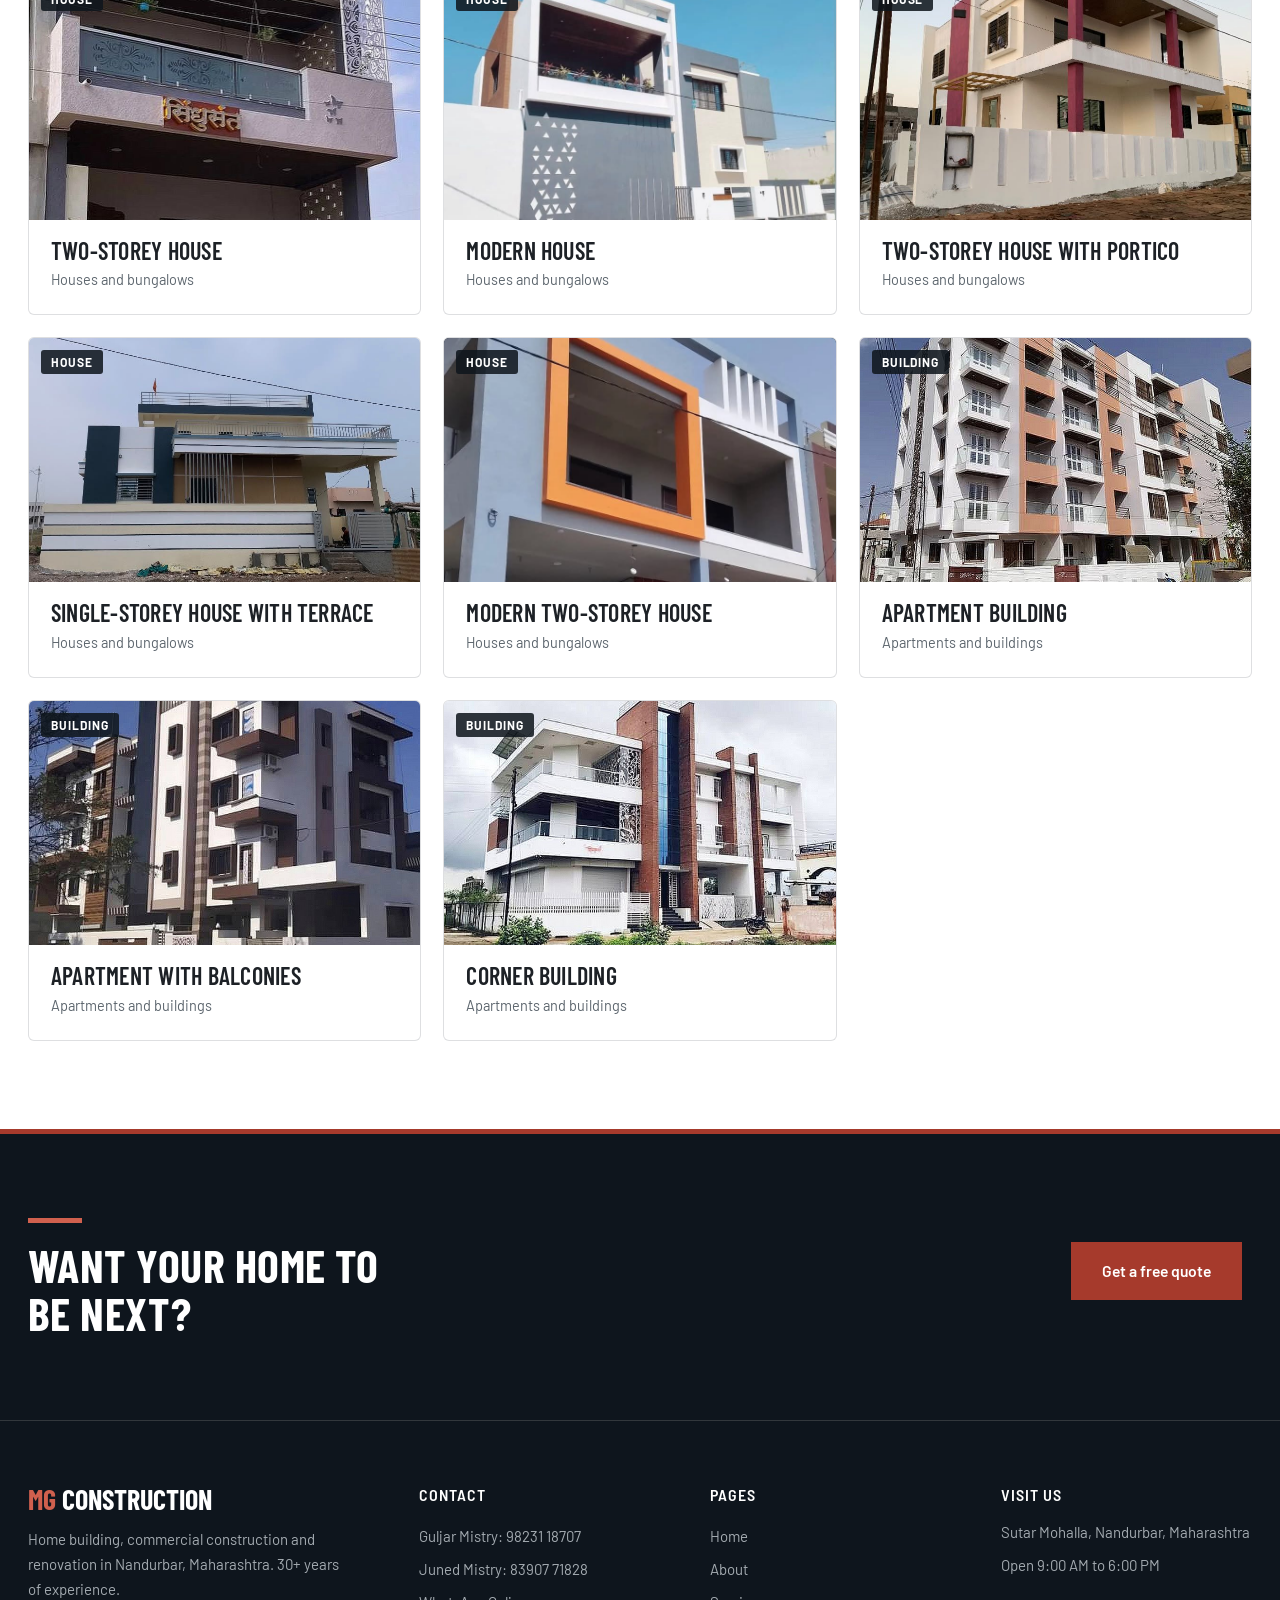
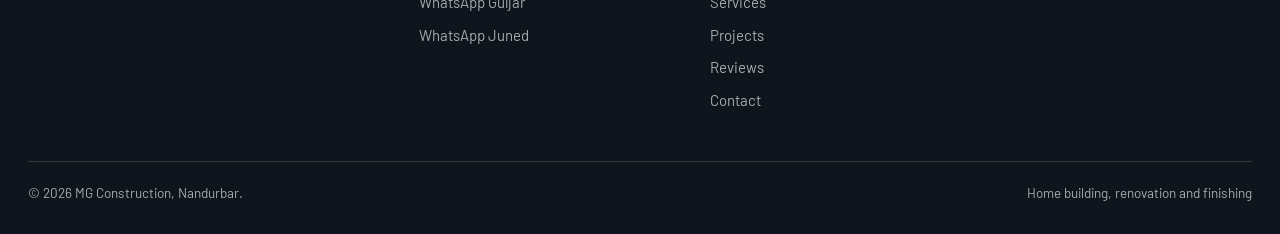
<file: gm-constructions/projects.html>
<!DOCTYPE html>
<html lang="en"><head><meta charset="utf-8"><meta name="viewport" content="width=device-width,initial-scale=1">
<title>Projects | MG Construction, Nandurbar</title>
<meta name="description" content="MG Construction: home building, commercial construction, renovation and finishing in Nandurbar, Maharashtra. 30+ years of experience.">
<meta name="theme-color" content="#0e151d"><link rel="preconnect" href="https://fonts.googleapis.com"><link rel="preconnect" href="https://fonts.gstatic.com" crossorigin><link href="https://fonts.googleapis.com/css2?family=Barlow+Condensed:wght@500;600;700&family=Barlow+Semi+Condensed:wght@500;600&family=Barlow:wght@400;500;600;700&family=Noto+Sans+Devanagari:wght@400;600&family=Hanken+Grotesk:wght@400;500;600&family=Newsreader:opsz,wght@6..72,400;6..72,500;6..72,600&display=swap" rel="stylesheet">
<link rel="stylesheet" href="css/style.css"></head><body>
<header><div class="wrap"><a class="logo" href="./"><b>MG</b>Construction</a>
<input type="checkbox" id="t"><label class="burger" for="t" tabindex="0" aria-label="Menu">&#9776;</label>
<nav><a href="index.html">Home</a><a href="about.html">About</a><a href="services.html">Services</a><a href="projects.html" class="on">Projects</a><a href="reviews.html">Reviews</a><a href="contact.html" class="cta">Get a quote</a></nav></div></header>
<div class="hero s"><div class="wrap"><h1>Our projects</h1></div></div>
<section class="sites alt"><div class="wrap"><h2>Our recent sites</h2></div><div class="mq"><div class="tk"><figure><img src="images/site1.jpg" alt="Independent house" width="1400" height="990"><figcaption>Independent house</figcaption></figure><figure><img src="images/site11.jpg" alt="Tile-roof house" width="1448" height="1086"><figcaption>Tile-roof house</figcaption></figure><figure><img src="images/site2.jpg" alt="Row of bungalows" width="1400" height="618"><figcaption>Row of bungalows</figcaption></figure><figure><img src="images/site8.jpg" alt="Two-storey house with portico" width="779" height="647"><figcaption>Two-storey house with portico</figcaption></figure><figure><img src="images/site3.jpg" alt="Two-storey house" width="783" height="1400"><figcaption>Two-storey house</figcaption></figure><figure><img src="images/site4.jpg" alt="Modern house" width="828" height="600"><figcaption>Modern house</figcaption></figure><figure><img src="images/site9.jpg" alt="Single-storey house with terrace" width="769" height="485"><figcaption>Single-storey house with terrace</figcaption></figure><figure><img src="images/site5.jpg" alt="Apartment building" width="1400" height="1177"><figcaption>Apartment building</figcaption></figure><figure><img src="images/site10.jpg" alt="Modern two-storey house" width="828" height="1472"><figcaption>Modern two-storey house</figcaption></figure><figure><img src="images/site6.jpg" alt="Apartment with balconies" width="1400" height="1287"><figcaption>Apartment with balconies</figcaption></figure><figure><img src="images/site7.jpg" alt="Corner building" width="1400" height="1167"><figcaption>Corner building</figcaption></figure></div></div></section>
<section><div class="wrap"><h2>All our work</h2><div class="filters" role="group" aria-label="Filter projects"><button class="active" data-filter="all">All projects</button><button data-filter="house">Houses and bungalows</button><button data-filter="building">Apartments and buildings</button></div><div class="proj-grid"><article class="proj" data-cat="house"><div class="ph"><img src="images/site1.jpg" alt="Independent house" width="1400" height="990" loading="lazy"><span class="status">House</span></div><div class="body"><h3>Independent house</h3><div class="meta">Houses and bungalows</div></div></article><article class="proj" data-cat="house"><div class="ph"><img src="images/site11.jpg" alt="Tile-roof house" width="1448" height="1086" loading="lazy"><span class="status">House</span></div><div class="body"><h3>Tile-roof house</h3><div class="meta">Houses and bungalows</div></div></article><article class="proj" data-cat="house"><div class="ph"><img src="images/site2.jpg" alt="Row of bungalows" width="1400" height="618" loading="lazy"><span class="status">House</span></div><div class="body"><h3>Row of bungalows</h3><div class="meta">Houses and bungalows</div></div></article><article class="proj" data-cat="house"><div class="ph"><img src="images/site3.jpg" alt="Two-storey house" width="783" height="1400" loading="lazy" style="object-position:50% 30%"><span class="status">House</span></div><div class="body"><h3>Two-storey house</h3><div class="meta">Houses and bungalows</div></div></article><article class="proj" data-cat="house"><div class="ph"><img src="images/site4.jpg" alt="Modern house" width="828" height="600" loading="lazy"><span class="status">House</span></div><div class="body"><h3>Modern house</h3><div class="meta">Houses and bungalows</div></div></article><article class="proj" data-cat="house"><div class="ph"><img src="images/site8.jpg" alt="Two-storey house with portico" width="779" height="647" loading="lazy"><span class="status">House</span></div><div class="body"><h3>Two-storey house with portico</h3><div class="meta">Houses and bungalows</div></div></article><article class="proj" data-cat="house"><div class="ph"><img src="images/site9.jpg" alt="Single-storey house with terrace" width="769" height="485" loading="lazy"><span class="status">House</span></div><div class="body"><h3>Single-storey house with terrace</h3><div class="meta">Houses and bungalows</div></div></article><article class="proj" data-cat="house"><div class="ph"><img src="images/site10.jpg" alt="Modern two-storey house" width="828" height="1472" loading="lazy" style="object-position:50% 30%"><span class="status">House</span></div><div class="body"><h3>Modern two-storey house</h3><div class="meta">Houses and bungalows</div></div></article><article class="proj" data-cat="building"><div class="ph"><img src="images/site5.jpg" alt="Apartment building" width="1400" height="1177" loading="lazy"><span class="status">Building</span></div><div class="body"><h3>Apartment building</h3><div class="meta">Apartments and buildings</div></div></article><article class="proj" data-cat="building"><div class="ph"><img src="images/site6.jpg" alt="Apartment with balconies" width="1400" height="1287" loading="lazy"><span class="status">Building</span></div><div class="body"><h3>Apartment with balconies</h3><div class="meta">Apartments and buildings</div></div></article><article class="proj" data-cat="building"><div class="ph"><img src="images/site7.jpg" alt="Corner building" width="1400" height="1167" loading="lazy"><span class="status">Building</span></div><div class="body"><h3>Corner building</h3><div class="meta">Apartments and buildings</div></div></article></div></div></section>
<section class="band"><div class="wrap"><h2>Want your home to be next?</h2><a class="btn" href="contact.html">Get a free quote</a></div></section>
<footer><div class="wrap"><div class="foot-grid"><div><div class="brandline"><span>MG</span> Construction</div><p>Home building, commercial construction and renovation in Nandurbar, Maharashtra. 30+ years of experience.</p></div><div><h4>Contact</h4><a href="tel:+919823118707">Guljar Mistry: 98231 18707</a><a href="tel:+918390771828">Juned Mistry: 83907 71828</a><a href="https://wa.me/919823118707" target="_blank" rel="noopener">WhatsApp Guljar</a><a href="https://wa.me/918390771828" target="_blank" rel="noopener">WhatsApp Juned</a></div><div><h4>Pages</h4><a href="index.html">Home</a><a href="about.html">About</a><a href="services.html">Services</a><a href="projects.html">Projects</a><a href="reviews.html">Reviews</a><a href="contact.html">Contact</a></div><div><h4>Visit us</h4><p>Sutar Mohalla, Nandurbar, Maharashtra</p><p>Open 9:00 AM to 6:00 PM</p></div></div><div class="foot-bottom"><span>&copy; 2026 MG Construction, Nandurbar.</span><span>Home building, renovation and finishing</span></div></div></footer>
<a class="wa" href="https://wa.me/919823118707" target="_blank" rel="noopener">WhatsApp us</a>
<script src="js/site.js" defer></script></body></html>
</file>
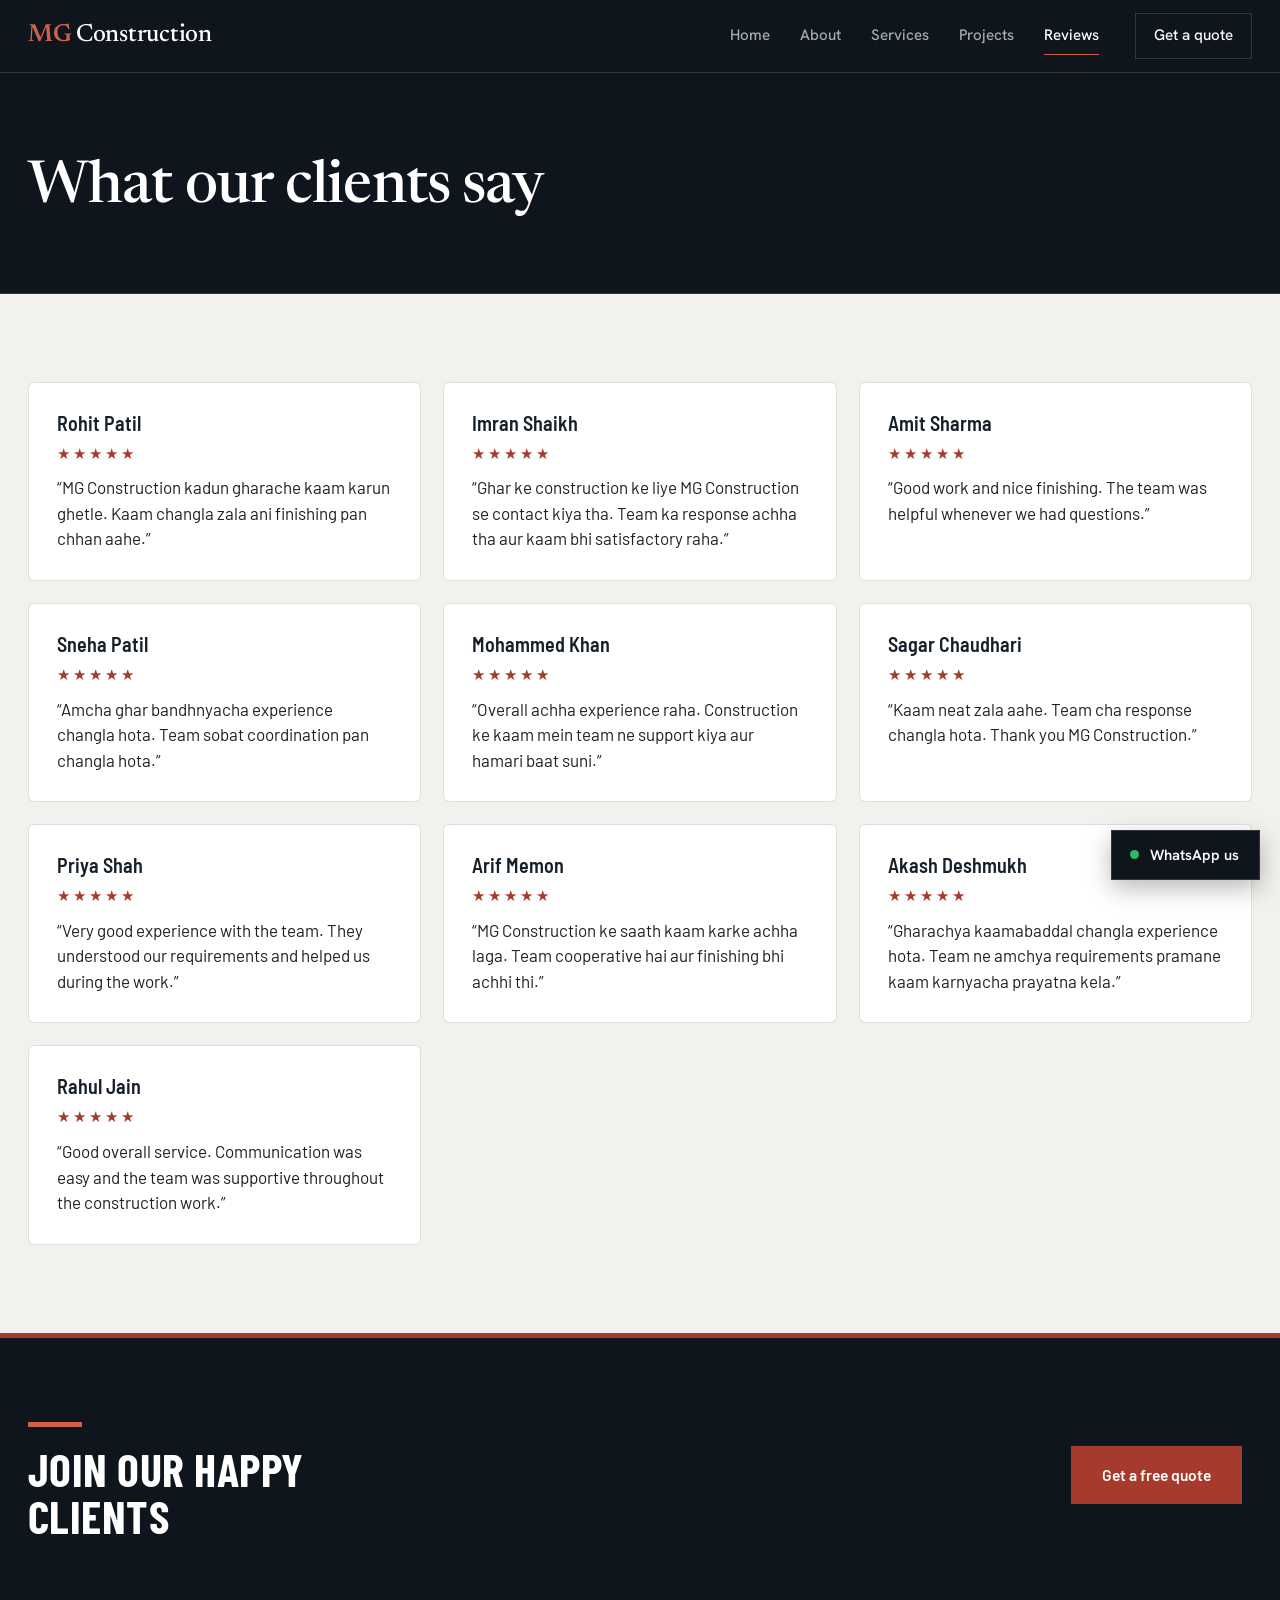
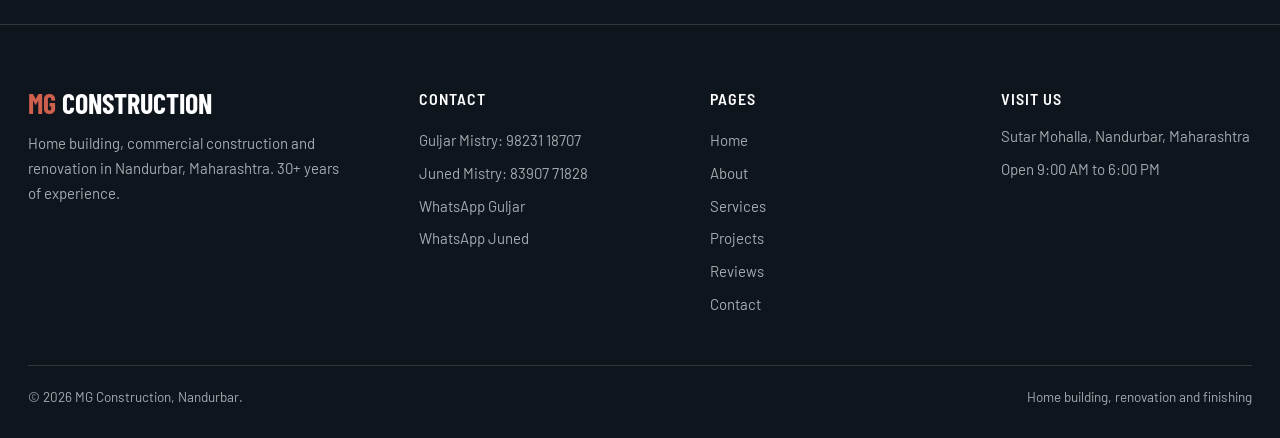
<file: gm-constructions/reviews.html>
<!DOCTYPE html>
<html lang="en"><head><meta charset="utf-8"><meta name="viewport" content="width=device-width,initial-scale=1">
<title>Reviews | MG Construction, Nandurbar</title>
<meta name="description" content="MG Construction: home building, commercial construction, renovation and finishing in Nandurbar, Maharashtra. 30+ years of experience.">
<meta name="theme-color" content="#0e151d"><link rel="preconnect" href="https://fonts.googleapis.com"><link rel="preconnect" href="https://fonts.gstatic.com" crossorigin><link href="https://fonts.googleapis.com/css2?family=Barlow+Condensed:wght@500;600;700&family=Barlow+Semi+Condensed:wght@500;600&family=Barlow:wght@400;500;600;700&family=Noto+Sans+Devanagari:wght@400;600&family=Hanken+Grotesk:wght@400;500;600&family=Newsreader:opsz,wght@6..72,400;6..72,500;6..72,600&display=swap" rel="stylesheet">
<link rel="stylesheet" href="css/style.css"></head><body>
<header><div class="wrap"><a class="logo" href="./"><b>MG</b>Construction</a>
<input type="checkbox" id="t"><label class="burger" for="t" tabindex="0" aria-label="Menu">&#9776;</label>
<nav><a href="index.html">Home</a><a href="about.html">About</a><a href="services.html">Services</a><a href="projects.html">Projects</a><a href="reviews.html" class="on">Reviews</a><a href="contact.html" class="cta">Get a quote</a></nav></div></header>
<div class="hero s"><div class="wrap"><h1>What our clients say</h1></div></div>
<section class="alt"><div class="wrap"><div class="quote-grid"><div class="c r"><b class="nm">Rohit Patil</b><div class="stars" aria-label="5 stars">&#9733;&#9733;&#9733;&#9733;&#9733;</div><p>&ldquo;MG Construction kadun gharache kaam karun ghetle. Kaam changla zala ani finishing pan chhan aahe.&rdquo;</p></div><div class="c r"><b class="nm">Imran Shaikh</b><div class="stars" aria-label="5 stars">&#9733;&#9733;&#9733;&#9733;&#9733;</div><p>&ldquo;Ghar ke construction ke liye MG Construction se contact kiya tha. Team ka response achha tha aur kaam bhi satisfactory raha.&rdquo;</p></div><div class="c r"><b class="nm">Amit Sharma</b><div class="stars" aria-label="5 stars">&#9733;&#9733;&#9733;&#9733;&#9733;</div><p>&ldquo;Good work and nice finishing. The team was helpful whenever we had questions.&rdquo;</p></div><div class="c r"><b class="nm">Sneha Patil</b><div class="stars" aria-label="5 stars">&#9733;&#9733;&#9733;&#9733;&#9733;</div><p>&ldquo;Amcha ghar bandhnyacha experience changla hota. Team sobat coordination pan changla hota.&rdquo;</p></div><div class="c r"><b class="nm">Mohammed Khan</b><div class="stars" aria-label="5 stars">&#9733;&#9733;&#9733;&#9733;&#9733;</div><p>&ldquo;Overall achha experience raha. Construction ke kaam mein team ne support kiya aur hamari baat suni.&rdquo;</p></div><div class="c r"><b class="nm">Sagar Chaudhari</b><div class="stars" aria-label="5 stars">&#9733;&#9733;&#9733;&#9733;&#9733;</div><p>&ldquo;Kaam neat zala aahe. Team cha response changla hota. Thank you MG Construction.&rdquo;</p></div><div class="c r"><b class="nm">Priya Shah</b><div class="stars" aria-label="5 stars">&#9733;&#9733;&#9733;&#9733;&#9733;</div><p>&ldquo;Very good experience with the team. They understood our requirements and helped us during the work.&rdquo;</p></div><div class="c r"><b class="nm">Arif Memon</b><div class="stars" aria-label="5 stars">&#9733;&#9733;&#9733;&#9733;&#9733;</div><p>&ldquo;MG Construction ke saath kaam karke achha laga. Team cooperative hai aur finishing bhi achhi thi.&rdquo;</p></div><div class="c r"><b class="nm">Akash Deshmukh</b><div class="stars" aria-label="5 stars">&#9733;&#9733;&#9733;&#9733;&#9733;</div><p>&ldquo;Gharachya kaamabaddal changla experience hota. Team ne amchya requirements pramane kaam karnyacha prayatna kela.&rdquo;</p></div><div class="c r"><b class="nm">Rahul Jain</b><div class="stars" aria-label="5 stars">&#9733;&#9733;&#9733;&#9733;&#9733;</div><p>&ldquo;Good overall service. Communication was easy and the team was supportive throughout the construction work.&rdquo;</p></div></div></div></section>
<section class="band"><div class="wrap"><h2>Join our happy clients</h2><a class="btn" href="contact.html">Get a free quote</a></div></section>
<footer><div class="wrap"><div class="foot-grid"><div><div class="brandline"><span>MG</span> Construction</div><p>Home building, commercial construction and renovation in Nandurbar, Maharashtra. 30+ years of experience.</p></div><div><h4>Contact</h4><a href="tel:+919823118707">Guljar Mistry: 98231 18707</a><a href="tel:+918390771828">Juned Mistry: 83907 71828</a><a href="https://wa.me/919823118707" target="_blank" rel="noopener">WhatsApp Guljar</a><a href="https://wa.me/918390771828" target="_blank" rel="noopener">WhatsApp Juned</a></div><div><h4>Pages</h4><a href="index.html">Home</a><a href="about.html">About</a><a href="services.html">Services</a><a href="projects.html">Projects</a><a href="reviews.html">Reviews</a><a href="contact.html">Contact</a></div><div><h4>Visit us</h4><p>Sutar Mohalla, Nandurbar, Maharashtra</p><p>Open 9:00 AM to 6:00 PM</p></div></div><div class="foot-bottom"><span>&copy; 2026 MG Construction, Nandurbar.</span><span>Home building, renovation and finishing</span></div></div></footer>
<a class="wa" href="https://wa.me/919823118707" target="_blank" rel="noopener">WhatsApp us</a>
<script src="js/site.js" defer></script></body></html>
</file>
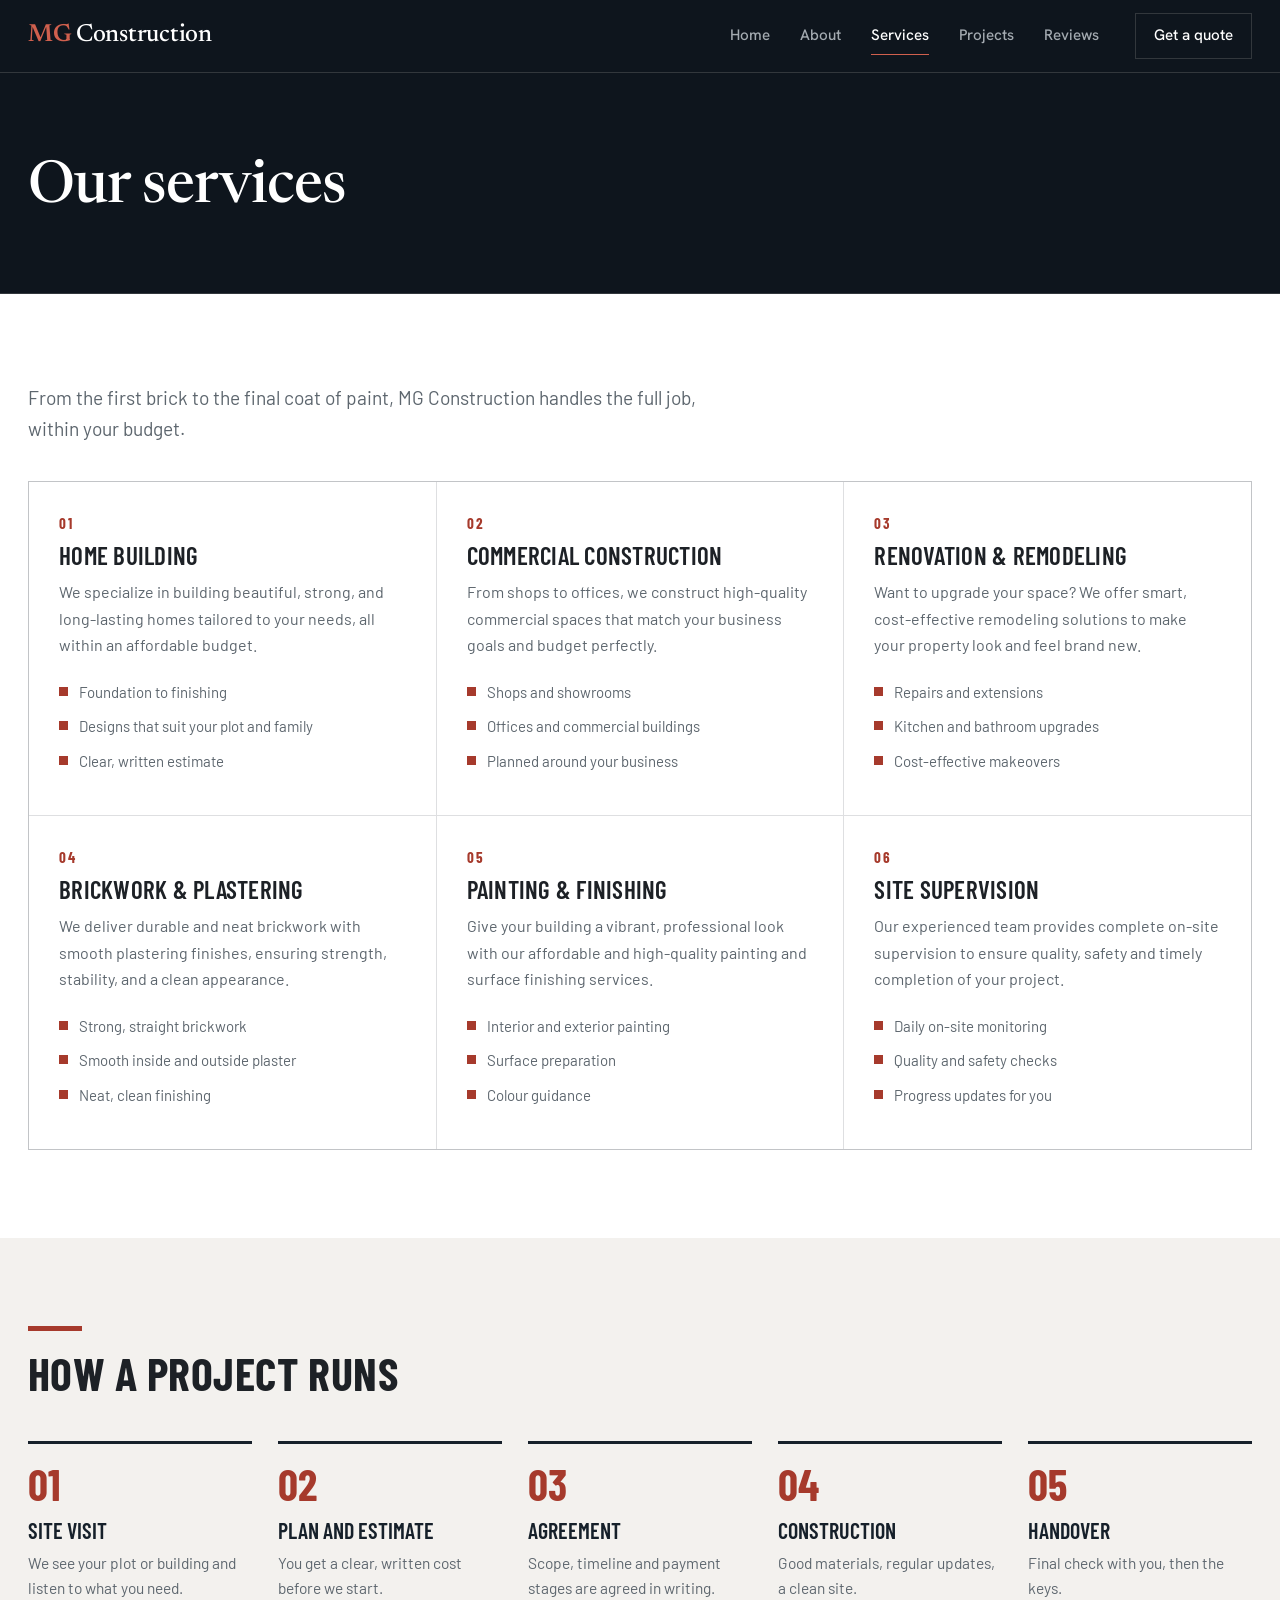
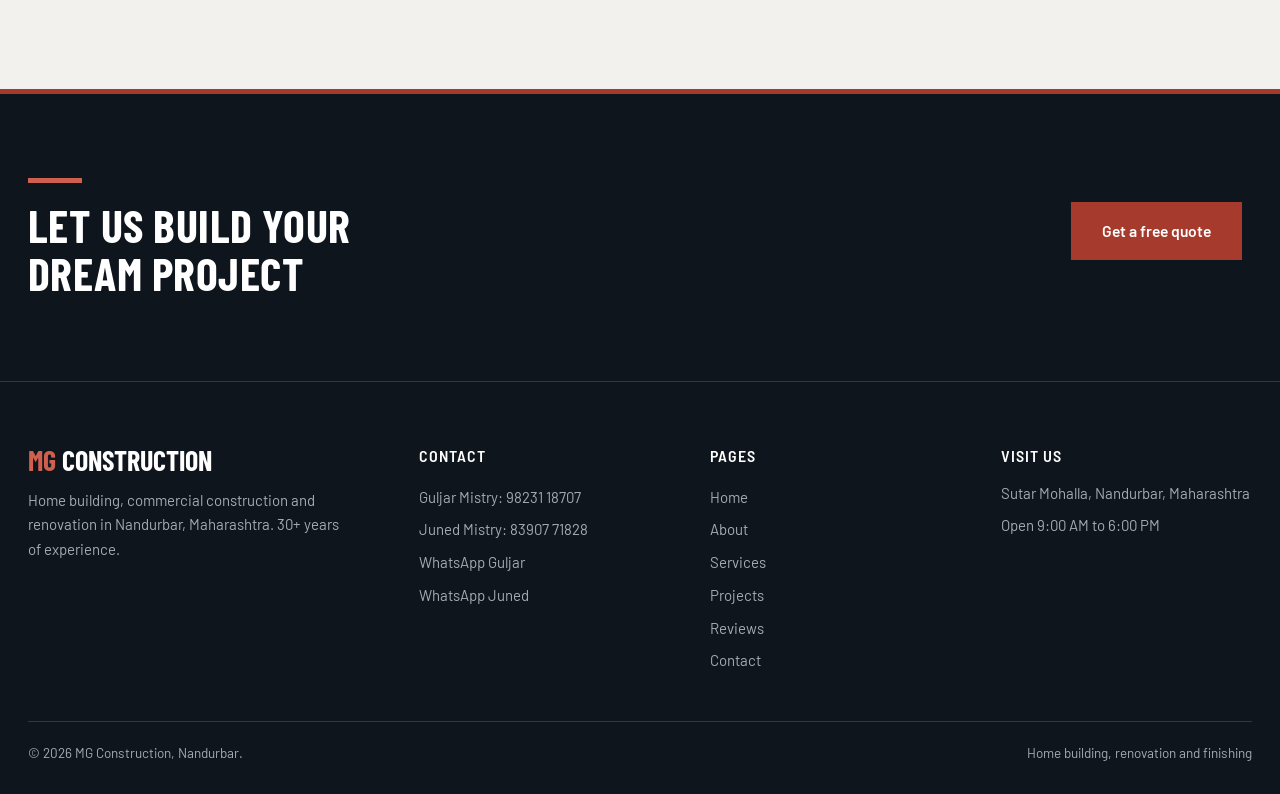
<file: gm-constructions/services.html>
<!DOCTYPE html>
<html lang="en"><head><meta charset="utf-8"><meta name="viewport" content="width=device-width,initial-scale=1">
<title>Services | MG Construction, Nandurbar</title>
<meta name="description" content="MG Construction: home building, commercial construction, renovation and finishing in Nandurbar, Maharashtra. 30+ years of experience.">
<meta name="theme-color" content="#0e151d"><link rel="preconnect" href="https://fonts.googleapis.com"><link rel="preconnect" href="https://fonts.gstatic.com" crossorigin><link href="https://fonts.googleapis.com/css2?family=Barlow+Condensed:wght@500;600;700&family=Barlow+Semi+Condensed:wght@500;600&family=Barlow:wght@400;500;600;700&family=Noto+Sans+Devanagari:wght@400;600&family=Hanken+Grotesk:wght@400;500;600&family=Newsreader:opsz,wght@6..72,400;6..72,500;6..72,600&display=swap" rel="stylesheet">
<link rel="stylesheet" href="css/style.css"></head><body>
<header><div class="wrap"><a class="logo" href="./"><b>MG</b>Construction</a>
<input type="checkbox" id="t"><label class="burger" for="t" tabindex="0" aria-label="Menu">&#9776;</label>
<nav><a href="index.html">Home</a><a href="about.html">About</a><a href="services.html" class="on">Services</a><a href="projects.html">Projects</a><a href="reviews.html">Reviews</a><a href="contact.html" class="cta">Get a quote</a></nav></div></header>
<div class="hero s"><div class="wrap"><h1>Our services</h1></div></div>
<section><div class="wrap"><p class="lead" style="margin-bottom:36px">From the first brick to the final coat of paint, MG Construction handles the full job, within your budget.</p><div class="svc-grid"><article class="svc"><div class="no">01</div><h3>Home Building</h3><p>We specialize in building beautiful, strong, and long-lasting homes tailored to your needs, all within an affordable budget.</p><ul><li>Foundation to finishing</li><li>Designs that suit your plot and family</li><li>Clear, written estimate</li></ul></article><article class="svc"><div class="no">02</div><h3>Commercial Construction</h3><p>From shops to offices, we construct high-quality commercial spaces that match your business goals and budget perfectly.</p><ul><li>Shops and showrooms</li><li>Offices and commercial buildings</li><li>Planned around your business</li></ul></article><article class="svc"><div class="no">03</div><h3>Renovation &amp; Remodeling</h3><p>Want to upgrade your space? We offer smart, cost-effective remodeling solutions to make your property look and feel brand new.</p><ul><li>Repairs and extensions</li><li>Kitchen and bathroom upgrades</li><li>Cost-effective makeovers</li></ul></article><article class="svc"><div class="no">04</div><h3>Brickwork &amp; Plastering</h3><p>We deliver durable and neat brickwork with smooth plastering finishes, ensuring strength, stability, and a clean appearance.</p><ul><li>Strong, straight brickwork</li><li>Smooth inside and outside plaster</li><li>Neat, clean finishing</li></ul></article><article class="svc"><div class="no">05</div><h3>Painting &amp; Finishing</h3><p>Give your building a vibrant, professional look with our affordable and high-quality painting and surface finishing services.</p><ul><li>Interior and exterior painting</li><li>Surface preparation</li><li>Colour guidance</li></ul></article><article class="svc"><div class="no">06</div><h3>Site Supervision</h3><p>Our experienced team provides complete on-site supervision to ensure quality, safety and timely completion of your project.</p><ul><li>Daily on-site monitoring</li><li>Quality and safety checks</li><li>Progress updates for you</li></ul></article></div></div></section>
<section class="alt"><div class="wrap"><h2>How a project runs</h2><ol class="s"><li><b>Site visit</b>We see your plot or building and listen to what you need.</li><li><b>Plan and estimate</b>You get a clear, written cost before we start.</li><li><b>Agreement</b>Scope, timeline and payment stages are agreed in writing.</li><li><b>Construction</b>Good materials, regular updates, a clean site.</li><li><b>Handover</b>Final check with you, then the keys.</li></ol></div></section>
<section class="band"><div class="wrap"><h2>Let us build your dream project</h2><a class="btn" href="contact.html">Get a free quote</a></div></section>
<footer><div class="wrap"><div class="foot-grid"><div><div class="brandline"><span>MG</span> Construction</div><p>Home building, commercial construction and renovation in Nandurbar, Maharashtra. 30+ years of experience.</p></div><div><h4>Contact</h4><a href="tel:+919823118707">Guljar Mistry: 98231 18707</a><a href="tel:+918390771828">Juned Mistry: 83907 71828</a><a href="https://wa.me/919823118707" target="_blank" rel="noopener">WhatsApp Guljar</a><a href="https://wa.me/918390771828" target="_blank" rel="noopener">WhatsApp Juned</a></div><div><h4>Pages</h4><a href="index.html">Home</a><a href="about.html">About</a><a href="services.html">Services</a><a href="projects.html">Projects</a><a href="reviews.html">Reviews</a><a href="contact.html">Contact</a></div><div><h4>Visit us</h4><p>Sutar Mohalla, Nandurbar, Maharashtra</p><p>Open 9:00 AM to 6:00 PM</p></div></div><div class="foot-bottom"><span>&copy; 2026 MG Construction, Nandurbar.</span><span>Home building, renovation and finishing</span></div></div></footer><script src="js/site.js" defer></script></body></html>
</file>
<file: gm-constructions/css/style.css>
/* MG Construction, Nandurbar. Premium rebuild.
   Palette: night navy, bone, restrained brick. Type: Newsreader (display) + Hanken Grotesk (text). */
:root{
  --night:#0e151d;--slate:#17212c;--slate2:#1f2b38;
  --bone:#ece7dd;--paper:#ffffff;--paper2:#f3f1ee;
  --brick:#a63a2c;--brick-deep:#8a2f23;--brick-lit:#d0604e;
  --ink:#16202a;--muted:#5d666e;--muted-dk:#a4abb1;
  --line:rgba(22,32,42,.14);--line-dk:rgba(236,231,221,.16);
  --serif:"Newsreader","Iowan Old Style",Georgia,serif;
  --sans:"Hanken Grotesk","Segoe UI",Arial,sans-serif;
  --hh:72px;--max:1360px;
}
*{box-sizing:border-box;margin:0}
html{scroll-behavior:smooth}
body{font:17px/1.65 var(--sans);color:var(--ink);background:var(--paper);-webkit-font-smoothing:antialiased}
h1,h2,h3,.logo{font-family:var(--serif);font-weight:500;line-height:1.08;letter-spacing:-.015em}
h1{font-size:clamp(2.7rem,5.4vw,5rem)}
h2{font-size:clamp(2rem,3.6vw,3.1rem);margin-bottom:1.1rem;max-width:18ch}
h3{font-size:1.5rem;margin-bottom:.45rem}
p+p{margin-top:1rem}
a{color:inherit}
img{max-width:100%}
.wrap{max-width:var(--max);margin:auto;padding:0 28px}
section{padding:104px 0}
.alt{background:var(--paper2)}
.dk{background:var(--night);color:var(--bone)}
.dk h2,.dk h3{color:#fff}
.dk p{color:var(--muted-dk)}
.lead{font-size:1.2rem;max-width:36em;color:var(--muted)}
.dk .lead{color:var(--muted-dk)}

/* header */
header{background:var(--night);color:var(--bone);position:sticky;top:0;z-index:20;border-bottom:1px solid var(--line-dk)}
header .wrap{display:flex;align-items:center;justify-content:space-between;min-height:var(--hh)}
.logo{font-size:1.55rem;text-decoration:none;color:#fff;letter-spacing:-.01em}
.logo b{font-weight:600;color:var(--brick-lit);margin-right:.18em}
nav{display:flex;align-items:center;gap:30px}
nav a{text-decoration:none;font-size:.95rem;font-weight:500;color:var(--muted-dk);padding:6px 0;border-bottom:1px solid transparent;transition:color .2s,border-color .2s}
nav a:hover,nav a.on{color:#fff;border-bottom-color:var(--brick-lit)}
nav a.cta{color:#fff;border:1px solid var(--line-dk);padding:9px 18px;margin-left:6px}
nav a.cta:hover{background:var(--brick);border-color:var(--brick)}
#t,.burger{display:none}

/* buttons */
.btn{display:inline-block;background:var(--brick);color:#fff;padding:15px 30px;font-weight:600;font-size:.98rem;text-decoration:none;border:1px solid var(--brick);margin:0 10px 12px 0;transition:background .2s,border-color .2s,color .2s}
.btn:hover{background:var(--brick-deep);border-color:var(--brick-deep)}
.btn.o{background:none;border-color:currentColor}
.btn.o:hover{background:var(--ink);border-color:var(--ink);color:#fff}
.dk .btn.o:hover,.hero .btn.o:hover{background:var(--bone);border-color:var(--bone);color:var(--night)}
.tl{display:inline-block;font-weight:600;text-decoration:none;border-bottom:1px solid var(--brick);padding-bottom:2px;transition:color .2s}
.tl:hover{color:var(--brick)}
.dk .tl:hover{color:var(--brick-lit)}

/* home hero: a 9:16 film sits in its own portrait frame so nothing is cropped */
.hero{background:var(--night);color:var(--bone)}
.hero.home{--vh:clamp(580px,calc(100svh - var(--hh)),840px);height:var(--vh);display:grid;grid-template-columns:1fr calc(var(--vh)*.9);overflow:hidden;position:relative;isolation:isolate}
.hero.home::before{content:"";position:absolute;inset:-40px;z-index:-1;background:linear-gradient(90deg,var(--night) 8%,rgba(14,21,29,.72) 55%,rgba(14,21,29,.5)),url(../images/hero-poster.jpg) center/cover;filter:blur(22px) saturate(.9)}
.hero.home .copy{align-self:center;padding:0 clamp(28px,4vw,72px) 0 max(28px,calc((100vw - var(--max))/2 + 28px))}
.hero.home h1{color:#fff;max-width:13ch;font-size:clamp(2.6rem,4.7vw,4.5rem)}
.hero.home .sub{max-width:34em;margin:26px 0 34px;font-size:1.18rem;color:var(--muted-dk)}
.hero .loc{margin-top:30px;padding-top:20px;border-top:1px solid var(--line-dk);font-size:.92rem;color:var(--muted-dk);max-width:31em}
.hero .alt-calls{display:flex;flex-wrap:wrap;gap:6px 26px;margin-top:6px}
.film{position:relative;background:var(--slate);overflow:hidden}
.film video,.film img{position:absolute;inset:0;width:100%;height:100%;object-fit:cover;object-position:50% 42%;display:block}
.film::after{content:"";position:absolute;inset:0;box-shadow:inset 0 0 0 1px rgba(236,231,221,.08);pointer-events:none}
/* one orchestrated moment: page-load reveal of the hero */
@media(prefers-reduced-motion:no-preference){
  .hero.home h1{animation:rise 1s cubic-bezier(.2,.7,.2,1) both}
  .hero.home .sub{animation:rise 1s .18s cubic-bezier(.2,.7,.2,1) both}
  .hero.home .acts{animation:rise 1s .32s cubic-bezier(.2,.7,.2,1) both}
  .film{animation:wipe 1.5s cubic-bezier(.65,0,.2,1) both}
}
@keyframes rise{from{opacity:0;transform:translateY(22px)}to{opacity:1;transform:none}}
@keyframes wipe{from{clip-path:inset(0 0 100% 0)}to{clip-path:inset(0)}}

/* inner page hero */
.hero.s{padding:84px 0 72px;border-bottom:1px solid var(--line-dk)}
.hero.s h1{font-size:clamp(2.4rem,4.6vw,4rem);color:#fff}

/* hero-critical rules kept exactly as before */
.wa{position:fixed;right:20px;bottom:20px;background:var(--night);color:#fff;padding:12px 20px 12px 38px;font-weight:600;font-size:.92rem;text-decoration:none;z-index:15;border:1px solid var(--line-dk);box-shadow:0 8px 24px rgba(0,0,0,.28);transition:background .2s}
.wa::before{content:"";position:absolute;left:18px;top:50%;width:9px;height:9px;margin-top:-4.5px;border-radius:50%;background:#2fb866}
.wa:hover{background:var(--slate2)}
a:focus-visible,input:focus-visible,textarea:focus-visible,select:focus-visible,summary:focus-visible,label:focus-visible{outline:2px solid var(--brick-lit);outline-offset:3px}
@media(max-width:860px){
  :root{--hh:64px}
  .burger{display:block;cursor:pointer;color:#fff;font-size:1.7rem;line-height:1}
  nav{display:none;position:absolute;top:var(--hh);left:0;right:0;background:var(--night);padding:8px 28px 24px;flex-direction:column;align-items:stretch;gap:0;border-bottom:1px solid var(--line-dk)}
  nav a{padding:14px 0;border-bottom:1px solid var(--line-dk);font-size:1.05rem}
  nav a.cta{margin:16px 0 0;text-align:center;background:var(--brick);border-color:var(--brick)}
  #t:checked~nav{display:flex}
  .hero.home{display:block;height:calc(100svh - var(--hh));min-height:600px}
  .hero.home .film{position:absolute;inset:0}
  .hero.home .film::before{content:"";position:absolute;inset:0;z-index:1;background:linear-gradient(180deg,rgba(14,21,29,.35) 0%,rgba(14,21,29,.55) 38%,rgba(14,21,29,.94) 100%)}
  .hero.home .copy{position:absolute;z-index:2;left:0;right:0;bottom:0;padding:0 24px 84px}
  .hero.home h1{font-size:clamp(2.5rem,11vw,3.4rem);max-width:12ch}
  .hero.home .sub{margin:16px 0 24px;font-size:1.05rem;color:#d4d8db}
  .hero .loc{display:none}
}
@media(max-width:560px){.wrap{padding:0 20px}.btn{display:block;text-align:center;margin-right:0}.hero .alt-calls{margin-top:2px}}
@media(prefers-reduced-motion:reduce){html{scroll-behavior:auto}*{transition:none!important}}

/* =====================================================================
   Redesign layer: everything below the hero.
   Structure and rhythm follow the StrideBuild reference; colour stays brick.
   ===================================================================== */
:root{--cond:"Barlow Condensed","Arial Narrow",Arial,sans-serif;--semi:"Barlow Semi Condensed","Barlow",Arial,sans-serif;--r:6px;--text:#1d2126;--brick-soft:#f6e6e2;--shadow:0 18px 40px -18px rgba(16,19,23,.28)}
body{font-family:"Barlow","Segoe UI",Arial,sans-serif;color:var(--text)}
header,.hero,.wa{font-family:var(--sans)}   /* keep header + hero in their original fonts */

section{padding:88px 0}
section h2,.band h2{font-family:var(--cond);text-transform:uppercase;font-weight:700;letter-spacing:.01em;line-height:1.04;font-size:clamp(30px,4.4vw,46px);max-width:none;margin-bottom:28px}
section h2::before,.band h2::before{content:"";display:block;width:54px;height:5px;background:var(--brick);margin-bottom:18px}
.dk h2::before,.band h2::before{background:var(--brick-lit)}
h3{font-family:var(--cond);text-transform:uppercase;font-weight:600;letter-spacing:.01em;line-height:1.1;font-size:25px;margin-bottom:10px}
.sec-head{max-width:680px;margin-bottom:44px}
.sec-head h2{margin-bottom:0}
.sec-head p{color:var(--muted);margin:14px 0 0;font-size:18px}
.dk .sec-head p,.band p{color:var(--muted-dk)}
.sec-link{margin-top:36px}
.tl{border-bottom-color:var(--brick)}

/* ticker band */
.ticker{background:var(--brick);color:#fff;overflow:hidden;white-space:nowrap}
.ticker .track{display:inline-flex;padding:11px 0;animation:tick 45s linear infinite;font:600 15px var(--semi);text-transform:uppercase;letter-spacing:.08em}
.ticker span{padding:0 18px}
.ticker span::after{content:"\25C6";margin-left:36px;font-size:10px;vertical-align:2px;opacity:.7}
@keyframes tick{to{transform:translateX(-50%)}}

/* stats */
.st{background:var(--paper2);border-bottom:1px solid var(--line);padding:0}
.st .g{display:grid;grid-template-columns:repeat(4,1fr);gap:0}
.st .g>div{padding:30px 22px 32px 26px;border-left:1px solid var(--line);font-size:15px;line-height:1.35;color:var(--muted)}
.st .g>div:first-child{border-left:0;padding-left:0}
.st b{display:block;font:700 42px/1 var(--cond);text-transform:uppercase;letter-spacing:.01em;color:var(--ink);margin-bottom:8px}

/* services: hairline grid */
.svc-grid{display:grid;grid-template-columns:repeat(3,1fr);gap:1px;background:var(--line);border:1px solid var(--line)}
.svc{background:var(--paper);padding:32px 30px 36px;transition:background .25s}
.svc:hover{background:var(--paper2)}
.svc .no{font:700 15px var(--cond);color:var(--brick);letter-spacing:.14em}
.svc h3{margin:10px 0}
.svc p{color:var(--muted);margin:0;font-size:16px}
.svc ul{margin:16px 0 0;padding:0;list-style:none;font-size:15px}
.svc li{padding:5px 0 5px 20px;position:relative;color:var(--muted)}
.svc li::before{content:"";position:absolute;left:0;top:12px;width:9px;height:9px;background:var(--brick)}

/* cards */
.g{display:grid;gap:22px;grid-template-columns:repeat(auto-fit,minmax(260px,1fr))}
.two{display:grid;gap:64px;grid-template-columns:repeat(auto-fit,minmax(320px,1fr));align-items:center}
.two figure{margin:0}
.two figure img{width:100%;height:auto;aspect-ratio:4/3;object-fit:cover;display:block;border-radius:var(--r)}
.two figcaption{padding:10px 0 0;color:var(--muted);font-size:.9rem}
.c{background:var(--paper);border:1px solid var(--line);border-radius:var(--r);padding:30px 28px}
.c p{color:var(--muted)}
.c ul{padding-left:1.1rem;margin-top:.8rem;color:var(--muted)}
.alt .c{background:var(--paper)}

/* sliding strips (right to left) */
.mq{overflow:hidden;padding:6px 0 10px}
.mq .tk{display:flex;width:max-content;animation:sl 70s linear infinite}
.mq:hover .tk,.mq:focus-within .tk{animation-play-state:paused}
@keyframes sl{to{transform:translateX(-50%)}}
.mq .tk>*,.mq .tk>div>*{flex:0 0 auto;margin:0 22px 0 0}
.mq figure,.gal figure{margin:0;background:var(--paper);border:1px solid var(--line);border-radius:var(--r);overflow:hidden;transition:box-shadow .3s}
.mq figure:hover,.gal figure:hover{box-shadow:var(--shadow)}
.mq figure img{height:320px;width:auto;display:block}
.mq figcaption,.gal figcaption{padding:14px 18px;font:600 19px/1.1 var(--cond);text-transform:uppercase;letter-spacing:.02em;color:var(--ink);border-top:1px solid var(--line)}
.gal{columns:3 280px;column-gap:22px}
.gal figure{break-inside:avoid;margin-bottom:22px}
.gal img{width:100%;height:auto;display:block}

/* reviews */
.nm{display:block;font:600 20px/1.2 var(--semi);color:var(--ink);margin-bottom:6px}
.stars{color:var(--brick);letter-spacing:3px;font-size:15px;margin-bottom:10px}
.c.r{width:min(380px,82vw);white-space:normal;padding:28px}
.c.r p{font-size:17px;line-height:1.5;color:var(--text);margin:0}

/* why us */
.about-grid{display:grid;grid-template-columns:1fr 1fr;gap:56px;align-items:center}
.about-photo{position:relative}
.about-photo img{width:100%;height:auto;aspect-ratio:4/3;object-fit:cover;display:block;border-radius:var(--r)}
.about-photo .badge{position:absolute;right:-12px;bottom:24px;background:var(--brick);color:#fff;padding:16px 20px;border-radius:var(--r);box-shadow:var(--shadow);max-width:240px}
.badge b{display:block;font:700 30px/1 var(--cond);text-transform:uppercase;margin-bottom:4px}
.badge span{font-size:14px;font-weight:600;line-height:1.3;display:block}
.checks{list-style:none;margin:26px 0 0;padding:0;display:grid;gap:18px}
.checks li{display:flex;gap:14px;align-items:flex-start}
.checks .tick{flex:none;width:24px;height:24px;margin-top:2px;background:var(--brick-soft);color:var(--brick);display:grid;place-items:center;border-radius:4px;font-size:13px;font-weight:700}
.checks b{display:block;font-size:17px}
.checks span{color:var(--muted);font-size:15.5px}

/* process */
ol.s{list-style:none;counter-reset:s;display:grid;grid-template-columns:repeat(5,1fr);gap:26px;padding:0;margin:44px 0 0}
ol.s li{counter-increment:s;border-top:3px solid var(--ink);padding-top:18px;font-size:15.5px;color:var(--muted)}
ol.s li::before{content:counter(s,decimal-leading-zero);display:block;font:700 44px/1 var(--cond);color:var(--brick);margin-bottom:12px}
ol.s b{display:block;font:600 22px/1.1 var(--cond);text-transform:uppercase;color:var(--ink);margin-bottom:8px}
.dk ol.s li{border-top-color:var(--bone);color:var(--muted-dk)}
.dk ol.s li::before{color:var(--brick-lit)}
.dk ol.s b{color:#fff}

/* faq */
.faq-grid{display:grid;grid-template-columns:.8fr 1.2fr;gap:64px;align-items:start}
details{border:1px solid var(--line);border-radius:var(--r);margin-bottom:12px;background:var(--paper);transition:border-color .2s}
details[open]{border-color:var(--brick)}
summary{padding:20px 22px;font:600 22px/1.2 var(--cond);text-transform:uppercase;letter-spacing:.01em;cursor:pointer;list-style:none;display:flex;justify-content:space-between;align-items:center;gap:20px}
summary::-webkit-details-marker{display:none}
summary::after{content:"+";font:400 28px/1 var(--sans);color:var(--brick);flex:none;transition:transform .25s}
details[open] summary::after{transform:rotate(45deg)}
details p{margin:0;padding:0 22px 22px;color:var(--muted);max-width:44em}

/* enquiry form + contact list */
form{background:var(--paper2);border:1px solid var(--line);border-radius:var(--r);padding:28px}
form label{display:block;font-weight:600;font-size:14.5px;margin-bottom:6px}
input,textarea,select{width:100%;font:400 16px "Barlow","Segoe UI",Arial,sans-serif;color:var(--text);background:#fff;border:1px solid var(--line);border-radius:var(--r);padding:12px 14px;margin:0 0 18px}
input:focus,textarea:focus,select:focus{outline:2px solid var(--brick);outline-offset:1px;border-color:transparent}
.contact-list{list-style:none;margin:8px 0 26px;padding:0;display:grid;gap:20px}
.contact-list li{display:flex;gap:14px;align-items:flex-start}
.contact-list .ic{flex:none;width:44px;height:44px;border-radius:var(--r);background:var(--brick-soft);color:var(--brick);display:grid;place-items:center}
.contact-list .ic svg{width:20px;height:20px}
.contact-list b{display:block;font-size:13px;text-transform:uppercase;letter-spacing:.1em;color:var(--muted);font-weight:600}
.contact-list a,.contact-list .v{font-size:19px;font-weight:600;text-decoration:none;color:var(--ink)}
.contact-list a:hover{color:var(--brick)}
.mapcard{display:block;margin-top:26px;padding:28px 30px;background:var(--night);color:#fff;text-decoration:none;border-radius:var(--r);border-left:5px solid var(--brick);transition:background .2s}
.mapcard b{display:block;font:600 24px/1.1 var(--cond);text-transform:uppercase}
.mapcard span{display:inline-block;margin-top:10px;color:var(--muted-dk);border-bottom:1px solid var(--brick)}
.mapcard:hover{background:var(--slate2)}

/* outline buttons on light sections */
.btn.o{color:var(--ink);border-color:var(--ink)}
.btn.o:hover{background:var(--ink);color:#fff}

/* closing band */
.band{background:var(--night);color:#fff;padding:84px 0;border-top:5px solid var(--brick)}
.band .wrap{display:flex;flex-wrap:wrap;gap:28px 64px;align-items:center;justify-content:space-between}
.band h2{margin:0;max-width:18ch;color:#fff}
.band p{margin-top:12px;max-width:34em}
.band .btn{background:var(--brick);color:#fff;border-color:var(--brick)}
.band .btn:hover{background:var(--brick-deep);border-color:var(--brick-deep)}
.band .btn.o{background:none;color:#fff;border-color:rgba(255,255,255,.45)}
.band .btn.o:hover{background:#fff;color:var(--night);border-color:#fff}

/* footer */
footer{background:var(--night);color:var(--muted-dk);border-top:1px solid var(--line-dk);font-size:15px}
footer .wrap{padding-top:64px;padding-bottom:30px}
.foot-grid{display:grid;grid-template-columns:1.4fr 1fr 1fr 1fr;gap:40px}
footer h4{font:600 16px var(--semi);color:#fff;text-transform:uppercase;letter-spacing:.06em;margin:0 0 16px}
.brandline{font:700 28px/1 var(--cond);color:#fff;text-transform:uppercase;margin-bottom:14px}
.brandline span{color:var(--brick-lit)}
footer a{display:block;text-decoration:none;padding:4px 0;transition:color .2s}
footer a:hover{color:var(--brick-lit)}
footer p{margin:0 0 .5rem;max-width:320px}
.foot-bottom{border-top:1px solid var(--line-dk);margin-top:44px;padding-top:20px;font-size:13.5px;display:flex;gap:16px;flex-wrap:wrap;justify-content:space-between}


/* project filter + cards (reference style) */
.filters{display:flex;gap:10px;flex-wrap:wrap;margin:0 0 30px}
.filters button{font:600 15px "Barlow","Segoe UI",Arial,sans-serif;padding:9px 18px;border-radius:999px;cursor:pointer;background:var(--paper);color:var(--text);border:1px solid var(--line);transition:background .2s,color .2s,border-color .2s}
.filters button:hover{border-color:var(--ink)}
.filters button.active{background:var(--ink);color:#fff;border-color:var(--ink)}
.proj-grid{display:grid;grid-template-columns:repeat(3,1fr);gap:22px}
.proj{background:var(--paper);border:1px solid var(--line);border-radius:var(--r);overflow:hidden;display:flex;flex-direction:column;transition:box-shadow .3s,transform .3s}
.proj:hover{box-shadow:var(--shadow);transform:translateY(-3px)}
.proj[hidden]{display:none}
.proj .ph{aspect-ratio:16/10;overflow:hidden;position:relative;background:var(--slate)}
.proj .ph img{width:100%;height:100%;object-fit:cover;display:block;transition:transform .8s ease}
.proj:hover .ph img{transform:scale(1.04)}
.proj .status{position:absolute;top:12px;left:12px;font:700 12px "Barlow",sans-serif;letter-spacing:.08em;text-transform:uppercase;padding:5px 10px;border-radius:3px;background:rgba(14,21,29,.86);color:#fff}
.proj .body{padding:18px 22px 22px}
.proj h3{font-size:24px;margin:0 0 4px}
.proj .meta{color:var(--muted);font-size:14.5px}

/* reviews grid */
.quote-grid{display:grid;grid-template-columns:repeat(3,1fr);gap:22px}
.quote-grid .c.r{width:auto}

/* home enquiry */
.enquiry-grid{display:grid;grid-template-columns:.9fr 1.1fr;gap:56px;align-items:start}
form .row{display:grid;grid-template-columns:1fr 1fr;gap:16px}
.enq-note{font-size:14px;color:var(--muted);margin:2px 0 0}
@media(max-width:1000px){.proj-grid,.quote-grid{grid-template-columns:1fr 1fr}}
@media(max-width:880px){.enquiry-grid{grid-template-columns:1fr;gap:40px}}
@media(max-width:620px){.proj-grid,.quote-grid{grid-template-columns:1fr}form .row{grid-template-columns:1fr;gap:0}}

/* responsive */
@media(max-width:1000px){
  .svc-grid{grid-template-columns:1fr 1fr}
  .st .g{grid-template-columns:repeat(2,minmax(0,1fr))}
  .st .g>div:nth-child(3){border-left:0;padding-left:0}
  .st .g>div:nth-child(n+3){border-top:1px solid var(--line)}
  ol.s{grid-template-columns:repeat(3,1fr)}
  .foot-grid{grid-template-columns:1fr 1fr}
}
@media(max-width:880px){
  .about-grid,.faq-grid{grid-template-columns:1fr;gap:40px}
  .about-photo .badge{right:12px}
  .two{gap:40px}
}
@media(max-width:860px){section{padding:68px 0}.band{padding:68px 0}}
@media(max-width:620px){.svc-grid{grid-template-columns:1fr}ol.s{grid-template-columns:1fr 1fr}}
@media(max-width:560px){
  .st b{font-size:25px;letter-spacing:0}
  .st .g>div{padding:22px 10px 24px 14px;font-size:14px;min-width:0}
  .st .g>div:nth-child(odd){padding-left:0}
  ol.s{grid-template-columns:1fr}
  .foot-grid{grid-template-columns:1fr}
  .mq figure img{height:240px}
  .band .btn{margin-bottom:0}
}
@media(prefers-reduced-motion:reduce){.mq{overflow-x:auto}.mq .tk,.ticker .track{animation:none}.ticker{overflow-x:auto}}
.alt form{background:#fff}
.lead+.contact-list{margin-top:30px}
</file>
